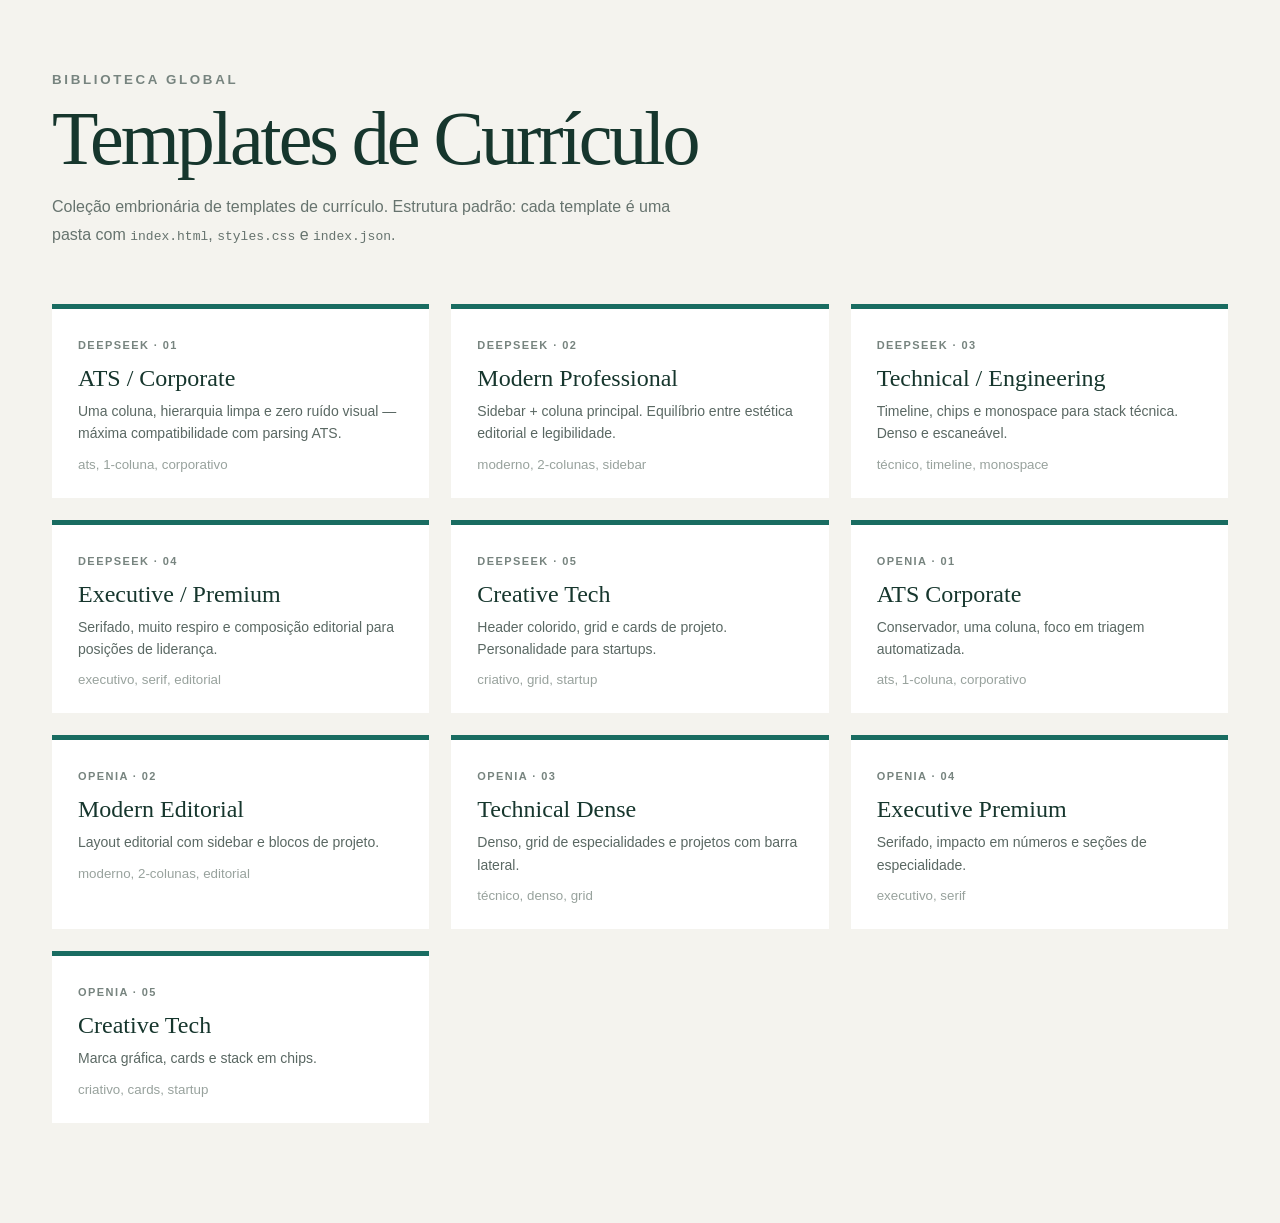
<file: index.html>
<!doctype html>
<html lang="pt-BR"><head><meta charset="utf-8"><meta name="viewport" content="width=device-width,initial-scale=1">
<title>Templates de Currículo</title>
<style>
*{box-sizing:border-box}body{margin:0;background:#f4f3ee;color:#16362d;font-family:Arial,sans-serif}
main{max-width:1240px;margin:auto;padding:72px 32px 100px}
small{display:block;text-transform:uppercase;letter-spacing:.2em;font-weight:700;color:#77847f;margin-bottom:14px}
h1{font:500 clamp(40px,6vw,76px)/.98 Georgia,serif;letter-spacing:-.04em;margin:0 0 18px}
.sub{max-width:640px;line-height:1.7;color:#66736e;margin-bottom:56px}
.grid{display:grid;grid-template-columns:repeat(auto-fill,minmax(300px,1fr));gap:22px}
.card{background:#fff;padding:26px;border-top:5px solid var(--accent,#196c61);text-decoration:none;color:inherit;transition:.2s}
.card:hover{transform:translateY(-4px);box-shadow:0 20px 46px #19382e18}
.card .tag{font-size:11px;text-transform:uppercase;letter-spacing:.13em;font-weight:700;color:#77847f}
.card h3{font:500 24px Georgia,serif;margin:12px 0 8px}
.card p{font-size:14px;line-height:1.6;color:#5a6863;margin:0 0 12px}
.card small{text-transform:none;letter-spacing:0;font-weight:400;color:#98a29d;margin:0}
</style></head><body><main>
<small>Biblioteca global</small><h1>Templates de Currículo</h1>
<p class="sub">Coleção embrionária de templates de currículo. Estrutura padrão: cada template é uma pasta com <code>index.html</code>, <code>styles.css</code> e <code>index.json</code>.</p>
<section class="grid"><a class="card" href="deepseek/template-01-ats/index.html"><span class="tag">deepseek · 01</span><h3>ATS / Corporate</h3><p>Uma coluna, hierarquia limpa e zero ruído visual — máxima compatibilidade com parsing ATS.</p><small>ats, 1-coluna, corporativo</small></a><a class="card" href="deepseek/template-02-modern/index.html"><span class="tag">deepseek · 02</span><h3>Modern Professional</h3><p>Sidebar + coluna principal. Equilíbrio entre estética editorial e legibilidade.</p><small>moderno, 2-colunas, sidebar</small></a><a class="card" href="deepseek/template-03-technical/index.html"><span class="tag">deepseek · 03</span><h3>Technical / Engineering</h3><p>Timeline, chips e monospace para stack técnica. Denso e escaneável.</p><small>técnico, timeline, monospace</small></a><a class="card" href="deepseek/template-04-executive/index.html"><span class="tag">deepseek · 04</span><h3>Executive / Premium</h3><p>Serifado, muito respiro e composição editorial para posições de liderança.</p><small>executivo, serif, editorial</small></a><a class="card" href="deepseek/template-05-creative/index.html"><span class="tag">deepseek · 05</span><h3>Creative Tech</h3><p>Header colorido, grid e cards de projeto. Personalidade para startups.</p><small>criativo, grid, startup</small></a><a class="card" href="openia/template-01-ats-corporate/index.html"><span class="tag">openia · 01</span><h3>ATS Corporate</h3><p>Conservador, uma coluna, foco em triagem automatizada.</p><small>ats, 1-coluna, corporativo</small></a><a class="card" href="openia/template-02-modern-editorial/index.html"><span class="tag">openia · 02</span><h3>Modern Editorial</h3><p>Layout editorial com sidebar e blocos de projeto.</p><small>moderno, 2-colunas, editorial</small></a><a class="card" href="openia/template-03-technical-dense/index.html"><span class="tag">openia · 03</span><h3>Technical Dense</h3><p>Denso, grid de especialidades e projetos com barra lateral.</p><small>técnico, denso, grid</small></a><a class="card" href="openia/template-04-executive-premium/index.html"><span class="tag">openia · 04</span><h3>Executive Premium</h3><p>Serifado, impacto em números e seções de especialidade.</p><small>executivo, serif</small></a><a class="card" href="openia/template-05-creative-tech/index.html"><span class="tag">openia · 05</span><h3>Creative Tech</h3><p>Marca gráfica, cards e stack em chips.</p><small>criativo, cards, startup</small></a></section>
</main></body></html>
</file>
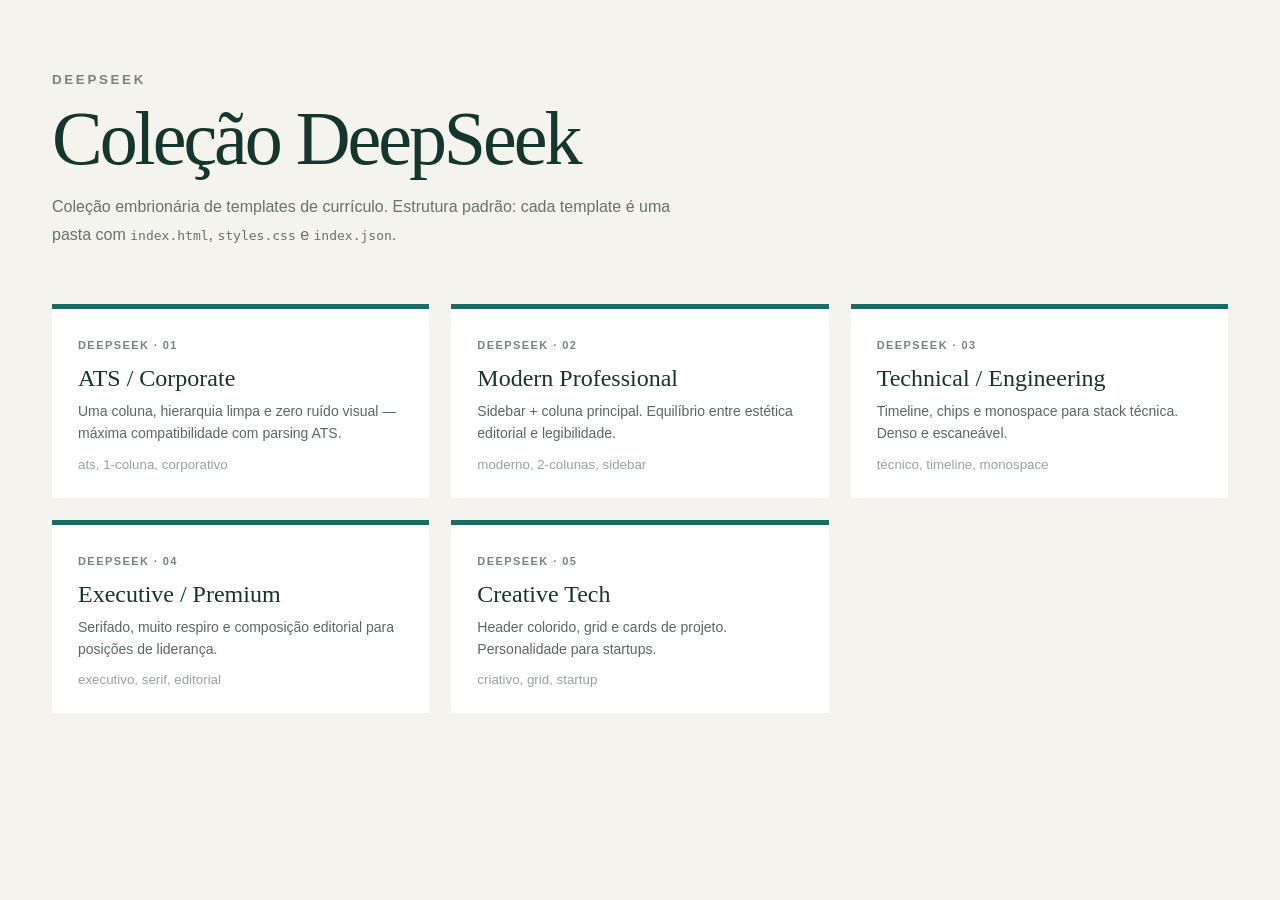
<file: deepseek/index.html>
<!doctype html>
<html lang="pt-BR"><head><meta charset="utf-8"><meta name="viewport" content="width=device-width,initial-scale=1">
<title>Coleção DeepSeek</title>
<style>
*{box-sizing:border-box}body{margin:0;background:#f4f3ee;color:#16362d;font-family:Arial,sans-serif}
main{max-width:1240px;margin:auto;padding:72px 32px 100px}
small{display:block;text-transform:uppercase;letter-spacing:.2em;font-weight:700;color:#77847f;margin-bottom:14px}
h1{font:500 clamp(40px,6vw,76px)/.98 Georgia,serif;letter-spacing:-.04em;margin:0 0 18px}
.sub{max-width:640px;line-height:1.7;color:#66736e;margin-bottom:56px}
.grid{display:grid;grid-template-columns:repeat(auto-fill,minmax(300px,1fr));gap:22px}
.card{background:#fff;padding:26px;border-top:5px solid var(--accent,#196c61);text-decoration:none;color:inherit;transition:.2s}
.card:hover{transform:translateY(-4px);box-shadow:0 20px 46px #19382e18}
.card .tag{font-size:11px;text-transform:uppercase;letter-spacing:.13em;font-weight:700;color:#77847f}
.card h3{font:500 24px Georgia,serif;margin:12px 0 8px}
.card p{font-size:14px;line-height:1.6;color:#5a6863;margin:0 0 12px}
.card small{text-transform:none;letter-spacing:0;font-weight:400;color:#98a29d;margin:0}
</style></head><body><main>
<small>deepseek</small><h1>Coleção DeepSeek</h1>
<p class="sub">Coleção embrionária de templates de currículo. Estrutura padrão: cada template é uma pasta com <code>index.html</code>, <code>styles.css</code> e <code>index.json</code>.</p>
<section class="grid"><a class="card" href="template-01-ats/index.html"><span class="tag">deepseek · 01</span><h3>ATS / Corporate</h3><p>Uma coluna, hierarquia limpa e zero ruído visual — máxima compatibilidade com parsing ATS.</p><small>ats, 1-coluna, corporativo</small></a><a class="card" href="template-02-modern/index.html"><span class="tag">deepseek · 02</span><h3>Modern Professional</h3><p>Sidebar + coluna principal. Equilíbrio entre estética editorial e legibilidade.</p><small>moderno, 2-colunas, sidebar</small></a><a class="card" href="template-03-technical/index.html"><span class="tag">deepseek · 03</span><h3>Technical / Engineering</h3><p>Timeline, chips e monospace para stack técnica. Denso e escaneável.</p><small>técnico, timeline, monospace</small></a><a class="card" href="template-04-executive/index.html"><span class="tag">deepseek · 04</span><h3>Executive / Premium</h3><p>Serifado, muito respiro e composição editorial para posições de liderança.</p><small>executivo, serif, editorial</small></a><a class="card" href="template-05-creative/index.html"><span class="tag">deepseek · 05</span><h3>Creative Tech</h3><p>Header colorido, grid e cards de projeto. Personalidade para startups.</p><small>criativo, grid, startup</small></a></section>
</main></body></html>
</file>
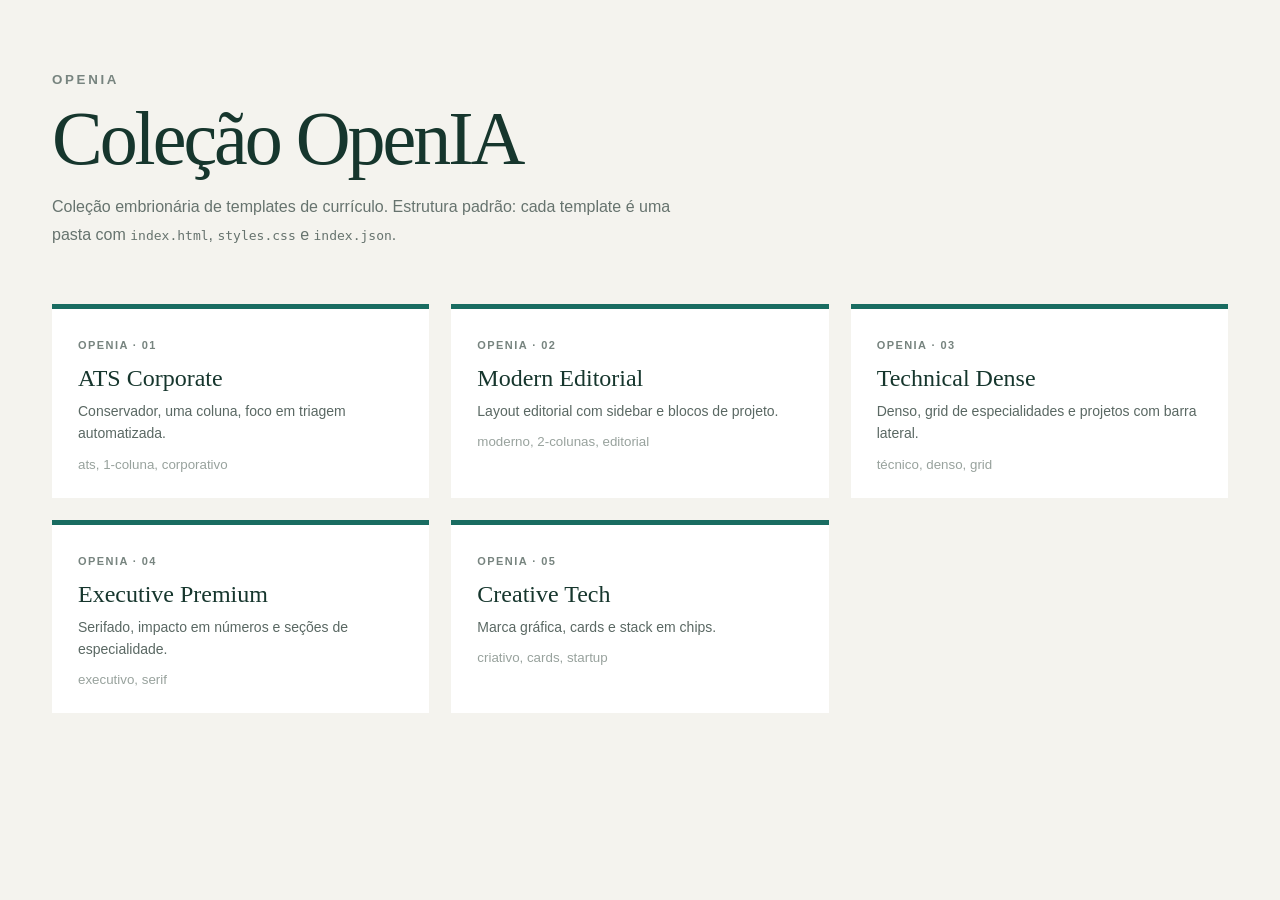
<file: openia/index.html>
<!doctype html>
<html lang="pt-BR"><head><meta charset="utf-8"><meta name="viewport" content="width=device-width,initial-scale=1">
<title>Coleção OpenIA</title>
<style>
*{box-sizing:border-box}body{margin:0;background:#f4f3ee;color:#16362d;font-family:Arial,sans-serif}
main{max-width:1240px;margin:auto;padding:72px 32px 100px}
small{display:block;text-transform:uppercase;letter-spacing:.2em;font-weight:700;color:#77847f;margin-bottom:14px}
h1{font:500 clamp(40px,6vw,76px)/.98 Georgia,serif;letter-spacing:-.04em;margin:0 0 18px}
.sub{max-width:640px;line-height:1.7;color:#66736e;margin-bottom:56px}
.grid{display:grid;grid-template-columns:repeat(auto-fill,minmax(300px,1fr));gap:22px}
.card{background:#fff;padding:26px;border-top:5px solid var(--accent,#196c61);text-decoration:none;color:inherit;transition:.2s}
.card:hover{transform:translateY(-4px);box-shadow:0 20px 46px #19382e18}
.card .tag{font-size:11px;text-transform:uppercase;letter-spacing:.13em;font-weight:700;color:#77847f}
.card h3{font:500 24px Georgia,serif;margin:12px 0 8px}
.card p{font-size:14px;line-height:1.6;color:#5a6863;margin:0 0 12px}
.card small{text-transform:none;letter-spacing:0;font-weight:400;color:#98a29d;margin:0}
</style></head><body><main>
<small>openia</small><h1>Coleção OpenIA</h1>
<p class="sub">Coleção embrionária de templates de currículo. Estrutura padrão: cada template é uma pasta com <code>index.html</code>, <code>styles.css</code> e <code>index.json</code>.</p>
<section class="grid"><a class="card" href="template-01-ats-corporate/index.html"><span class="tag">openia · 01</span><h3>ATS Corporate</h3><p>Conservador, uma coluna, foco em triagem automatizada.</p><small>ats, 1-coluna, corporativo</small></a><a class="card" href="template-02-modern-editorial/index.html"><span class="tag">openia · 02</span><h3>Modern Editorial</h3><p>Layout editorial com sidebar e blocos de projeto.</p><small>moderno, 2-colunas, editorial</small></a><a class="card" href="template-03-technical-dense/index.html"><span class="tag">openia · 03</span><h3>Technical Dense</h3><p>Denso, grid de especialidades e projetos com barra lateral.</p><small>técnico, denso, grid</small></a><a class="card" href="template-04-executive-premium/index.html"><span class="tag">openia · 04</span><h3>Executive Premium</h3><p>Serifado, impacto em números e seções de especialidade.</p><small>executivo, serif</small></a><a class="card" href="template-05-creative-tech/index.html"><span class="tag">openia · 05</span><h3>Creative Tech</h3><p>Marca gráfica, cards e stack em chips.</p><small>criativo, cards, startup</small></a></section>
</main></body></html>
</file>
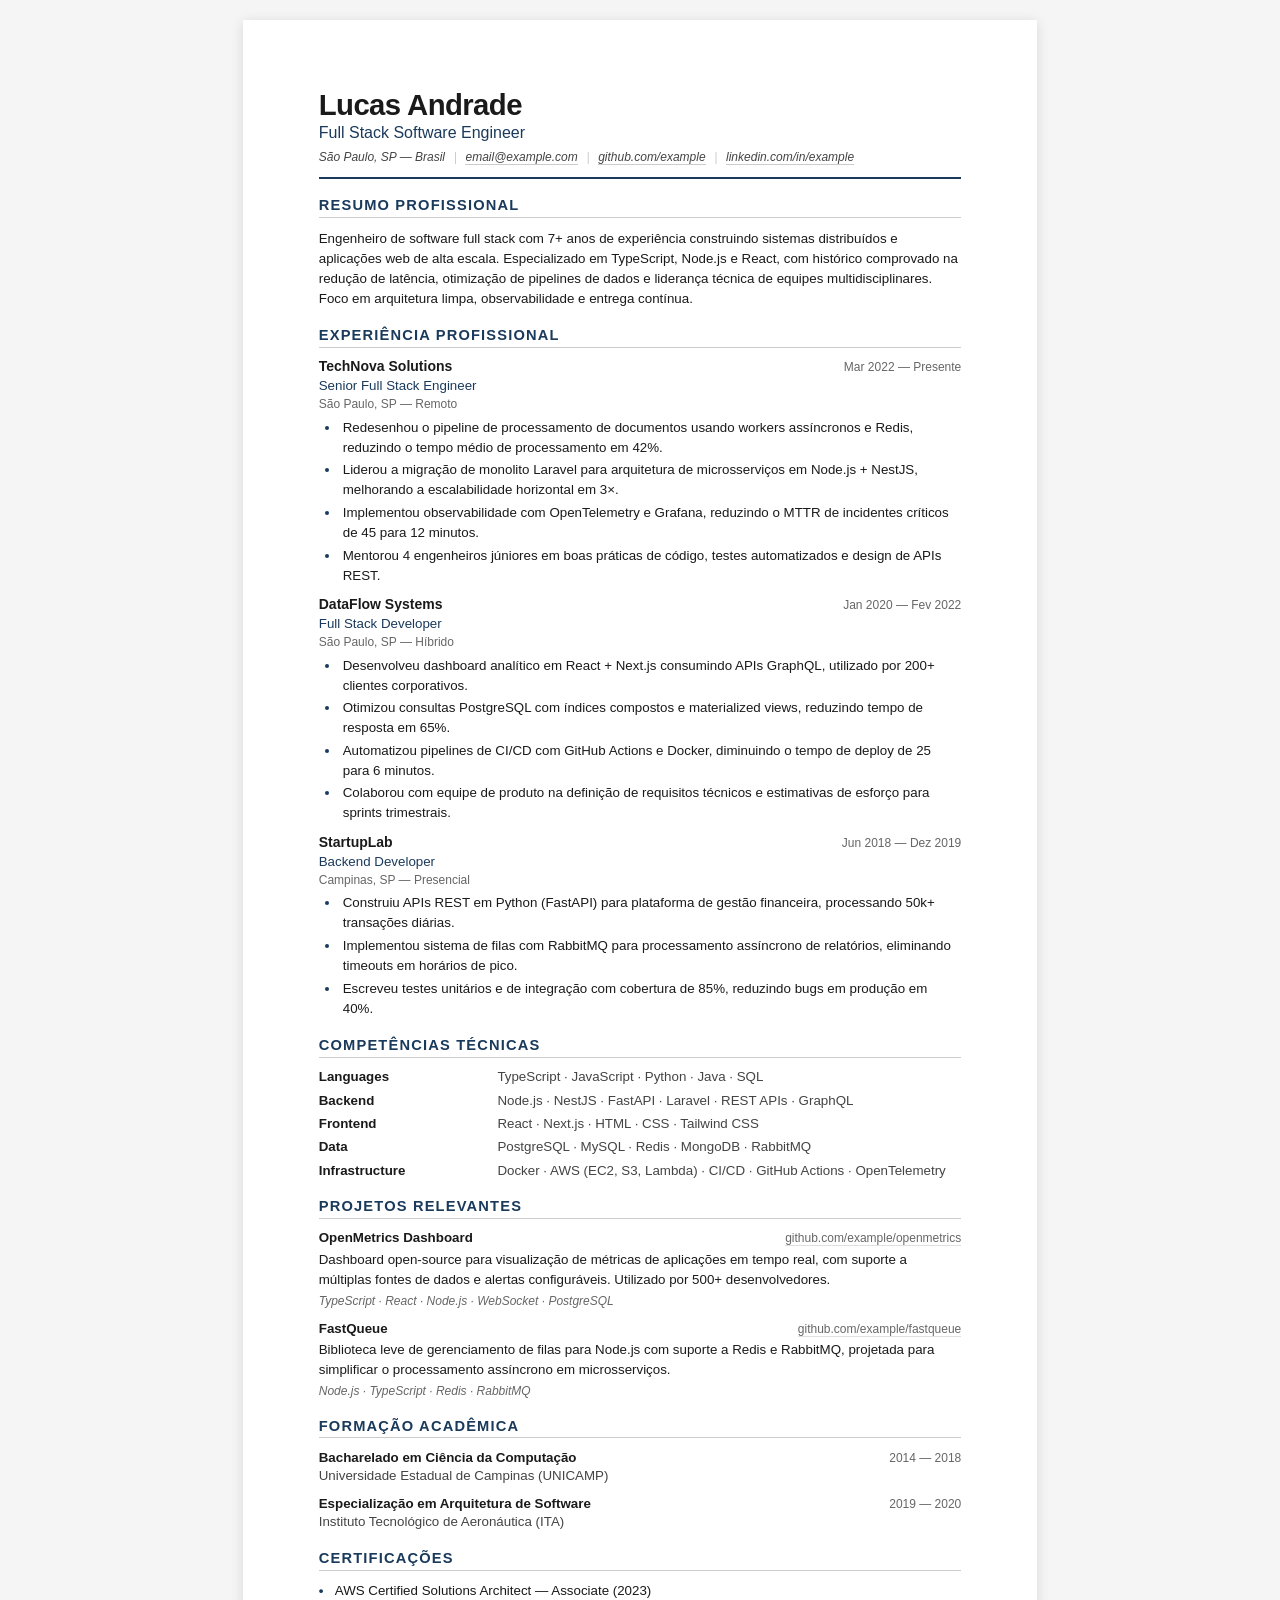
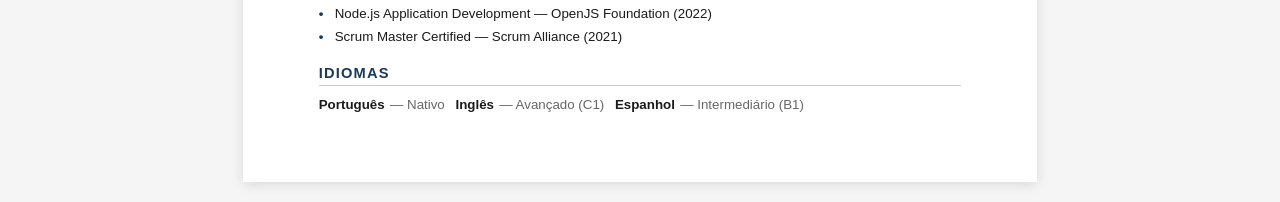
<file: deepseek/template-01-ats/index.html>
<!DOCTYPE html>
<html lang="pt-BR">
<head>
  <meta charset="UTF-8">
  <meta name="viewport" content="width=device-width, initial-scale=1.0">
  <title>Lucas Andrade — Full Stack Software Engineer</title>
  <link rel="stylesheet" href="styles.css">
</head>
<body>

  <main class="resume" role="main" data-editable="true">

    <!-- ============================================================
         CABEÇALHO
         ============================================================ -->
    <header class="header">
      <h1 class="header__name" data-field="cv.name">Lucas Andrade</h1>
      <p class="header__role" data-field="cv.role">Full Stack Software Engineer</p>
      <address class="header__contact">
        <span class="header__contact-item" data-field="cv.location">São Paulo, SP — Brasil</span>
        <span class="header__contact-sep">|</span>
        <span class="header__contact-item">
          <a href="mailto:email@example.com" data-field="cv.email">email@example.com</a>
        </span>
        <span class="header__contact-sep">|</span>
        <span class="header__contact-item">
          <a href="https://github.com/example" target="_blank" rel="noopener" data-field="cv.github">github.com/example</a>
        </span>
        <span class="header__contact-sep">|</span>
        <span class="header__contact-item">
          <a href="https://linkedin.com/in/example" target="_blank" rel="noopener" data-field="cv.linkedin">linkedin.com/in/example</a>
        </span>
      </address>
    </header>

    <!-- ============================================================
         RESUMO
         ============================================================ -->
    <section class="section" aria-labelledby="summary-title">
      <h2 class="section__title" id="summary-title">Resumo Profissional</h2>
      <p class="summary" data-field="cv.summary">
        Engenheiro de software full stack com 7+ anos de experiência construindo sistemas distribuídos
        e aplicações web de alta escala. Especializado em TypeScript, Node.js e React, com histórico
        comprovado na redução de latência, otimização de pipelines de dados e liderança técnica de
        equipes multidisciplinares. Foco em arquitetura limpa, observabilidade e entrega contínua.
      </p>
    </section>

    <!-- ============================================================
         EXPERIÊNCIA
         ============================================================ -->
    <section class="section" aria-labelledby="experience-title">
      <h2 class="section__title" id="experience-title">Experiência Profissional</h2>

      <!-- Experiência 1 -->
      <article class="experience-item" data-repeat="experience">
        <div class="experience-item__header">
          <span class="experience-item__company" data-field="company">TechNova Solutions</span>
          <span class="experience-item__period" data-field="period">Mar 2022 — Presente</span>
        </div>
        <p class="experience-item__role" data-field="role">Senior Full Stack Engineer</p>
        <p class="experience-item__location" data-field="location">São Paulo, SP — Remoto</p>
        <ul class="experience-item__bullets" data-repeat="bullets">
          <li>Redesenhou o pipeline de processamento de documentos usando workers assíncronos e Redis, reduzindo o tempo médio de processamento em 42%.</li>
          <li>Liderou a migração de monolito Laravel para arquitetura de microsserviços em Node.js + NestJS, melhorando a escalabilidade horizontal em 3×.</li>
          <li>Implementou observabilidade com OpenTelemetry e Grafana, reduzindo o MTTR de incidentes críticos de 45 para 12 minutos.</li>
          <li>Mentorou 4 engenheiros júniores em boas práticas de código, testes automatizados e design de APIs REST.</li>
        </ul>
      </article>

      <!-- Experiência 2 -->
      <article class="experience-item" data-repeat="experience">
        <div class="experience-item__header">
          <span class="experience-item__company" data-field="company">DataFlow Systems</span>
          <span class="experience-item__period" data-field="period">Jan 2020 — Fev 2022</span>
        </div>
        <p class="experience-item__role" data-field="role">Full Stack Developer</p>
        <p class="experience-item__location" data-field="location">São Paulo, SP — Híbrido</p>
        <ul class="experience-item__bullets" data-repeat="bullets">
          <li>Desenvolveu dashboard analítico em React + Next.js consumindo APIs GraphQL, utilizado por 200+ clientes corporativos.</li>
          <li>Otimizou consultas PostgreSQL com índices compostos e materialized views, reduzindo tempo de resposta em 65%.</li>
          <li>Automatizou pipelines de CI/CD com GitHub Actions e Docker, diminuindo o tempo de deploy de 25 para 6 minutos.</li>
          <li>Colaborou com equipe de produto na definição de requisitos técnicos e estimativas de esforço para sprints trimestrais.</li>
        </ul>
      </article>

      <!-- Experiência 3 -->
      <article class="experience-item" data-repeat="experience">
        <div class="experience-item__header">
          <span class="experience-item__company" data-field="company">StartupLab</span>
          <span class="experience-item__period" data-field="period">Jun 2018 — Dez 2019</span>
        </div>
        <p class="experience-item__role" data-field="role">Backend Developer</p>
        <p class="experience-item__location" data-field="location">Campinas, SP — Presencial</p>
        <ul class="experience-item__bullets" data-repeat="bullets">
          <li>Construiu APIs REST em Python (FastAPI) para plataforma de gestão financeira, processando 50k+ transações diárias.</li>
          <li>Implementou sistema de filas com RabbitMQ para processamento assíncrono de relatórios, eliminando timeouts em horários de pico.</li>
          <li>Escreveu testes unitários e de integração com cobertura de 85%, reduzindo bugs em produção em 40%.</li>
        </ul>
      </article>
    </section>

    <!-- ============================================================
         HABILIDADES
         ============================================================ -->
    <section class="section" aria-labelledby="skills-title">
      <h2 class="section__title" id="skills-title">Competências Técnicas</h2>
      <div class="skills-grid">
        <div class="skills-category" data-repeat="skills">
          <span class="skills-category__label" data-field="group">Languages</span>
          <span class="skills-category__items" data-field="items">TypeScript · JavaScript · Python · Java · SQL</span>
        </div>
        <div class="skills-category" data-repeat="skills">
          <span class="skills-category__label" data-field="group">Backend</span>
          <span class="skills-category__items" data-field="items">Node.js · NestJS · FastAPI · Laravel · REST APIs · GraphQL</span>
        </div>
        <div class="skills-category" data-repeat="skills">
          <span class="skills-category__label" data-field="group">Frontend</span>
          <span class="skills-category__items" data-field="items">React · Next.js · HTML · CSS · Tailwind CSS</span>
        </div>
        <div class="skills-category" data-repeat="skills">
          <span class="skills-category__label" data-field="group">Data</span>
          <span class="skills-category__items" data-field="items">PostgreSQL · MySQL · Redis · MongoDB · RabbitMQ</span>
        </div>
        <div class="skills-category" data-repeat="skills">
          <span class="skills-category__label" data-field="group">Infrastructure</span>
          <span class="skills-category__items" data-field="items">Docker · AWS (EC2, S3, Lambda) · CI/CD · GitHub Actions · OpenTelemetry</span>
        </div>
      </div>
    </section>

    <!-- ============================================================
         PROJETOS
         ============================================================ -->
    <section class="section" aria-labelledby="projects-title">
      <h2 class="section__title" id="projects-title">Projetos Relevantes</h2>

      <article class="project-item" data-repeat="projects">
        <div class="project-item__header">
          <span class="project-item__name" data-field="name">OpenMetrics Dashboard</span>
          <span class="project-item__link" data-field="link">
            <a href="https://github.com/example/openmetrics" target="_blank" rel="noopener">github.com/example/openmetrics</a>
          </span>
        </div>
        <p class="project-item__description" data-field="description">
          Dashboard open-source para visualização de métricas de aplicações em tempo real, com suporte a
          múltiplas fontes de dados e alertas configuráveis. Utilizado por 500+ desenvolvedores.
        </p>
        <p class="project-item__tech" data-field="tech">TypeScript · React · Node.js · WebSocket · PostgreSQL</p>
      </article>

      <article class="project-item" data-repeat="projects">
        <div class="project-item__header">
          <span class="project-item__name" data-field="name">FastQueue</span>
          <span class="project-item__link" data-field="link">
            <a href="https://github.com/example/fastqueue" target="_blank" rel="noopener">github.com/example/fastqueue</a>
          </span>
        </div>
        <p class="project-item__description" data-field="description">
          Biblioteca leve de gerenciamento de filas para Node.js com suporte a Redis e RabbitMQ,
          projetada para simplificar o processamento assíncrono em microsserviços.
        </p>
        <p class="project-item__tech" data-field="tech">Node.js · TypeScript · Redis · RabbitMQ</p>
      </article>
    </section>

    <!-- ============================================================
         FORMAÇÃO
         ============================================================ -->
    <section class="section" aria-labelledby="education-title">
      <h2 class="section__title" id="education-title">Formação Acadêmica</h2>

      <article class="education-item" data-repeat="education">
        <div class="education-item__header">
          <span class="education-item__course" data-field="course">Bacharelado em Ciência da Computação</span>
          <span class="education-item__period" data-field="period">2014 — 2018</span>
        </div>
        <p class="education-item__institution" data-field="institution">Universidade Estadual de Campinas (UNICAMP)</p>
      </article>

      <article class="education-item" data-repeat="education">
        <div class="education-item__header">
          <span class="education-item__course" data-field="course">Especialização em Arquitetura de Software</span>
          <span class="education-item__period" data-field="period">2019 — 2020</span>
        </div>
        <p class="education-item__institution" data-field="institution">Instituto Tecnológico de Aeronáutica (ITA)</p>
      </article>
    </section>

    <!-- ============================================================
         CERTIFICAÇÕES
         ============================================================ -->
    <section class="section" aria-labelledby="certifications-title">
      <h2 class="section__title" id="certifications-title">Certificações</h2>
      <ul class="cert-list" data-repeat="certifications">
        <li>AWS Certified Solutions Architect — Associate (2023)</li>
        <li>Node.js Application Development — OpenJS Foundation (2022)</li>
        <li>Scrum Master Certified — Scrum Alliance (2021)</li>
      </ul>
    </section>

    <!-- ============================================================
         IDIOMAS
         ============================================================ -->
    <section class="section" aria-labelledby="languages-title">
      <h2 class="section__title" id="languages-title">Idiomas</h2>
      <div class="languages-list">
        <div class="language-item" data-repeat="languages">
          <span class="language-item__name" data-field="language">Português</span>
          <span class="language-item__level" data-field="level">— Nativo</span>
        </div>
        <div class="language-item" data-repeat="languages">
          <span class="language-item__name" data-field="language">Inglês</span>
          <span class="language-item__level" data-field="level">— Avançado (C1)</span>
        </div>
        <div class="language-item" data-repeat="languages">
          <span class="language-item__name" data-field="language">Espanhol</span>
          <span class="language-item__level" data-field="level">— Intermediário (B1)</span>
        </div>
      </div>
    </section>

  </main>

</body>
</html>
</file>
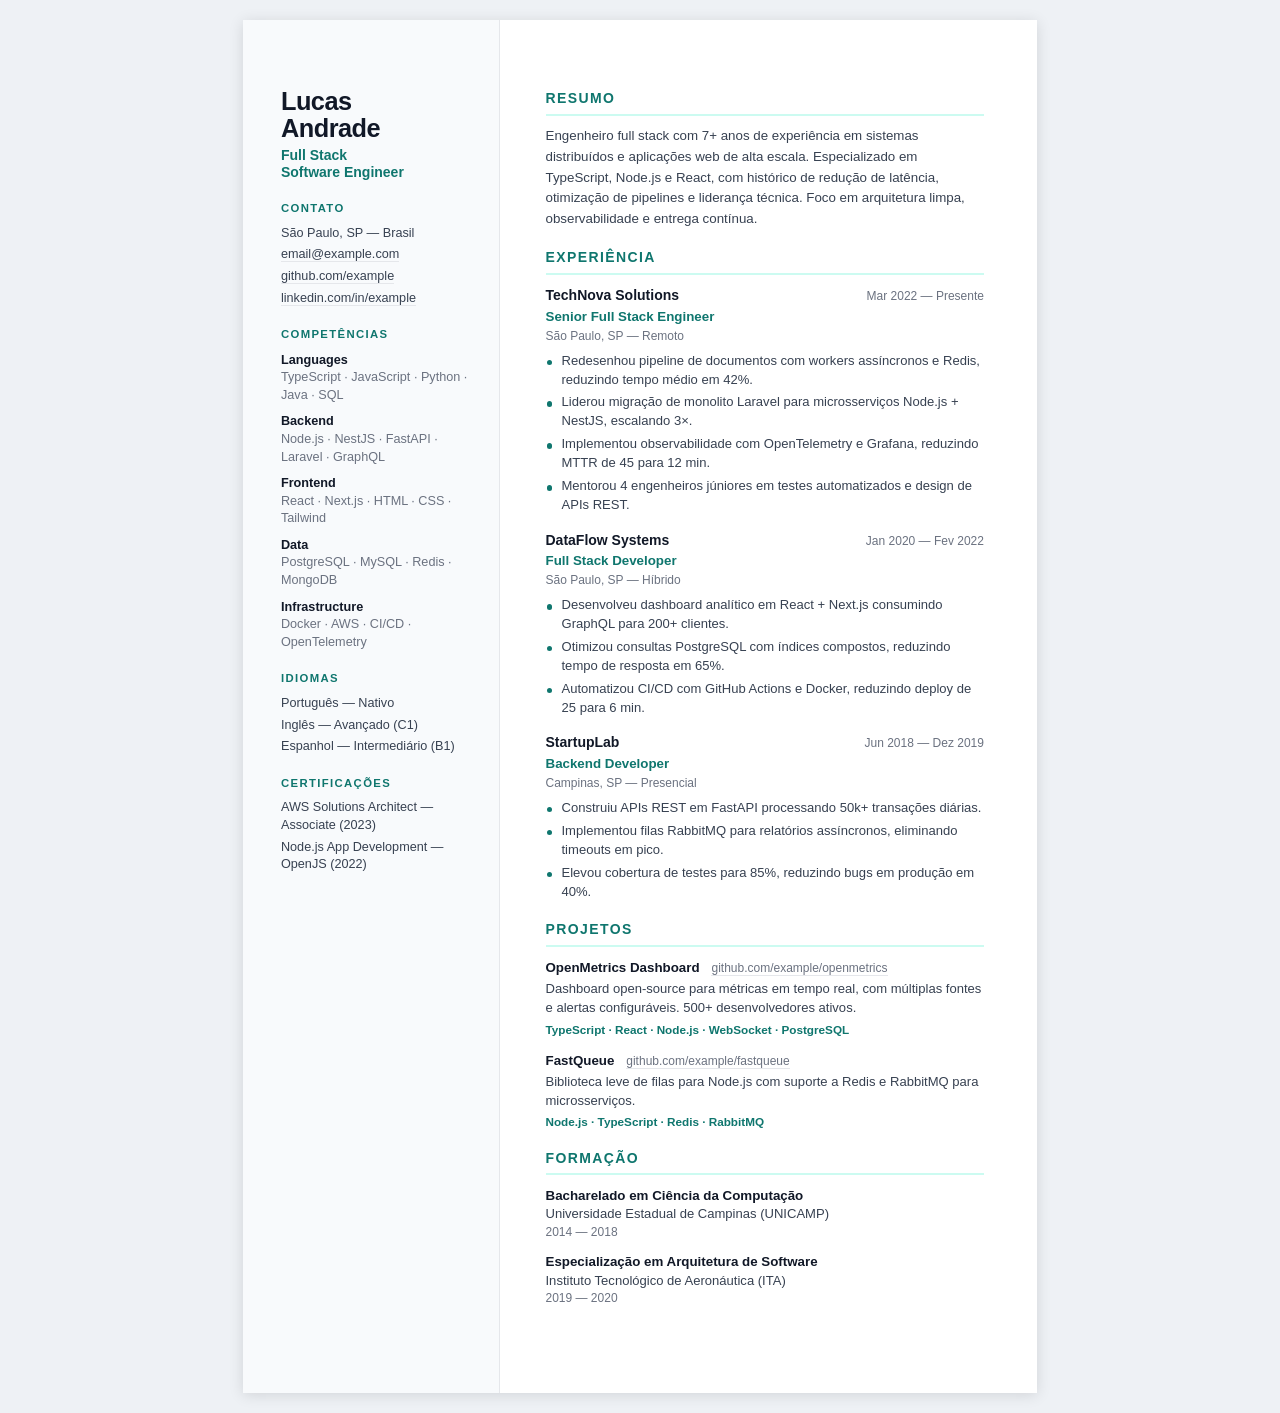
<file: deepseek/template-02-modern/index.html>
<!DOCTYPE html>
<html lang="pt-BR">
<head>
<meta charset="UTF-8">
<meta name="viewport" content="width=device-width, initial-scale=1.0">
<title>Lucas Andrade — Full Stack Software Engineer</title>
<link rel="stylesheet" href="styles.css">
</head>
<body>
<main class="resume" role="main">

  <!-- SIDEBAR -->
  <aside class="side">
    <h1 class="side__name">Lucas<br>Andrade</h1>
    <p class="side__role">Full Stack<br>Software Engineer</p>

    <div class="side__block">
      <h2 class="side__title">Contato</h2>
      <ul class="side__list">
        <li>São Paulo, SP — Brasil</li>
        <li><a href="mailto:email@example.com">email@example.com</a></li>
        <li><a href="https://github.com/example">github.com/example</a></li>
        <li><a href="https://linkedin.com/in/example">linkedin.com/in/example</a></li>
      </ul>
    </div>

    <div class="side__block">
      <h2 class="side__title">Competências</h2>
      <span class="side__skill-label">Languages</span>
      <p class="side__skill-items">TypeScript · JavaScript · Python · Java · SQL</p>
      <span class="side__skill-label">Backend</span>
      <p class="side__skill-items">Node.js · NestJS · FastAPI · Laravel · GraphQL</p>
      <span class="side__skill-label">Frontend</span>
      <p class="side__skill-items">React · Next.js · HTML · CSS · Tailwind</p>
      <span class="side__skill-label">Data</span>
      <p class="side__skill-items">PostgreSQL · MySQL · Redis · MongoDB</p>
      <span class="side__skill-label">Infrastructure</span>
      <p class="side__skill-items">Docker · AWS · CI/CD · OpenTelemetry</p>
    </div>

    <div class="side__block">
      <h2 class="side__title">Idiomas</h2>
      <ul class="side__list">
        <li>Português — Nativo</li>
        <li>Inglês — Avançado (C1)</li>
        <li>Espanhol — Intermediário (B1)</li>
      </ul>
    </div>

    <div class="side__block">
      <h2 class="side__title">Certificações</h2>
      <ul class="side__list">
        <li>AWS Solutions Architect — Associate (2023)</li>
        <li>Node.js App Development — OpenJS (2022)</li>
      </ul>
    </div>
  </aside>

  <!-- MAIN -->
  <section class="main">

    <section class="main__section">
      <h2 class="main__title">Resumo</h2>
      <p class="summary">
        Engenheiro full stack com 7+ anos de experiência em sistemas distribuídos e aplicações
        web de alta escala. Especializado em TypeScript, Node.js e React, com histórico de
        redução de latência, otimização de pipelines e liderança técnica. Foco em arquitetura
        limpa, observabilidade e entrega contínua.
      </p>
    </section>

    <section class="main__section">
      <h2 class="main__title">Experiência</h2>

      <article class="job">
        <div class="job__head">
          <span class="job__company">TechNova Solutions</span>
          <span class="job__period">Mar 2022 — Presente</span>
        </div>
        <p class="job__role">Senior Full Stack Engineer</p>
        <p class="job__loc">São Paulo, SP — Remoto</p>
        <ul class="job__bullets">
          <li>Redesenhou pipeline de documentos com workers assíncronos e Redis, reduzindo tempo médio em 42%.</li>
          <li>Liderou migração de monolito Laravel para microsserviços Node.js + NestJS, escalando 3×.</li>
          <li>Implementou observabilidade com OpenTelemetry e Grafana, reduzindo MTTR de 45 para 12 min.</li>
          <li>Mentorou 4 engenheiros júniores em testes automatizados e design de APIs REST.</li>
        </ul>
      </article>

      <article class="job">
        <div class="job__head">
          <span class="job__company">DataFlow Systems</span>
          <span class="job__period">Jan 2020 — Fev 2022</span>
        </div>
        <p class="job__role">Full Stack Developer</p>
        <p class="job__loc">São Paulo, SP — Híbrido</p>
        <ul class="job__bullets">
          <li>Desenvolveu dashboard analítico em React + Next.js consumindo GraphQL para 200+ clientes.</li>
          <li>Otimizou consultas PostgreSQL com índices compostos, reduzindo tempo de resposta em 65%.</li>
          <li>Automatizou CI/CD com GitHub Actions e Docker, reduzindo deploy de 25 para 6 min.</li>
        </ul>
      </article>

      <article class="job">
        <div class="job__head">
          <span class="job__company">StartupLab</span>
          <span class="job__period">Jun 2018 — Dez 2019</span>
        </div>
        <p class="job__role">Backend Developer</p>
        <p class="job__loc">Campinas, SP — Presencial</p>
        <ul class="job__bullets">
          <li>Construiu APIs REST em FastAPI processando 50k+ transações diárias.</li>
          <li>Implementou filas RabbitMQ para relatórios assíncronos, eliminando timeouts em pico.</li>
          <li>Elevou cobertura de testes para 85%, reduzindo bugs em produção em 40%.</li>
        </ul>
      </article>
    </section>

    <section class="main__section">
      <h2 class="main__title">Projetos</h2>

      <article class="proj">
        <span class="proj__name">OpenMetrics Dashboard</span>
        <span class="proj__link"><a href="https://github.com/example/openmetrics">github.com/example/openmetrics</a></span>
        <p class="proj__desc">Dashboard open-source para métricas em tempo real, com múltiplas fontes e alertas configuráveis. 500+ desenvolvedores ativos.</p>
        <p class="proj__tech">TypeScript · React · Node.js · WebSocket · PostgreSQL</p>
      </article>

      <article class="proj">
        <span class="proj__name">FastQueue</span>
        <span class="proj__link"><a href="https://github.com/example/fastqueue">github.com/example/fastqueue</a></span>
        <p class="proj__desc">Biblioteca leve de filas para Node.js com suporte a Redis e RabbitMQ para microsserviços.</p>
        <p class="proj__tech">Node.js · TypeScript · Redis · RabbitMQ</p>
      </article>
    </section>

    <section class="main__section">
      <h2 class="main__title">Formação</h2>
      <article class="edu">
        <p class="edu__course">Bacharelado em Ciência da Computação</p>
        <p class="edu__inst">Universidade Estadual de Campinas (UNICAMP)</p>
        <p class="edu__period">2014 — 2018</p>
      </article>
      <article class="edu">
        <p class="edu__course">Especialização em Arquitetura de Software</p>
        <p class="edu__inst">Instituto Tecnológico de Aeronáutica (ITA)</p>
        <p class="edu__period">2019 — 2020</p>
      </article>
    </section>

  </section>
</main>
</body>
</html>
</file>
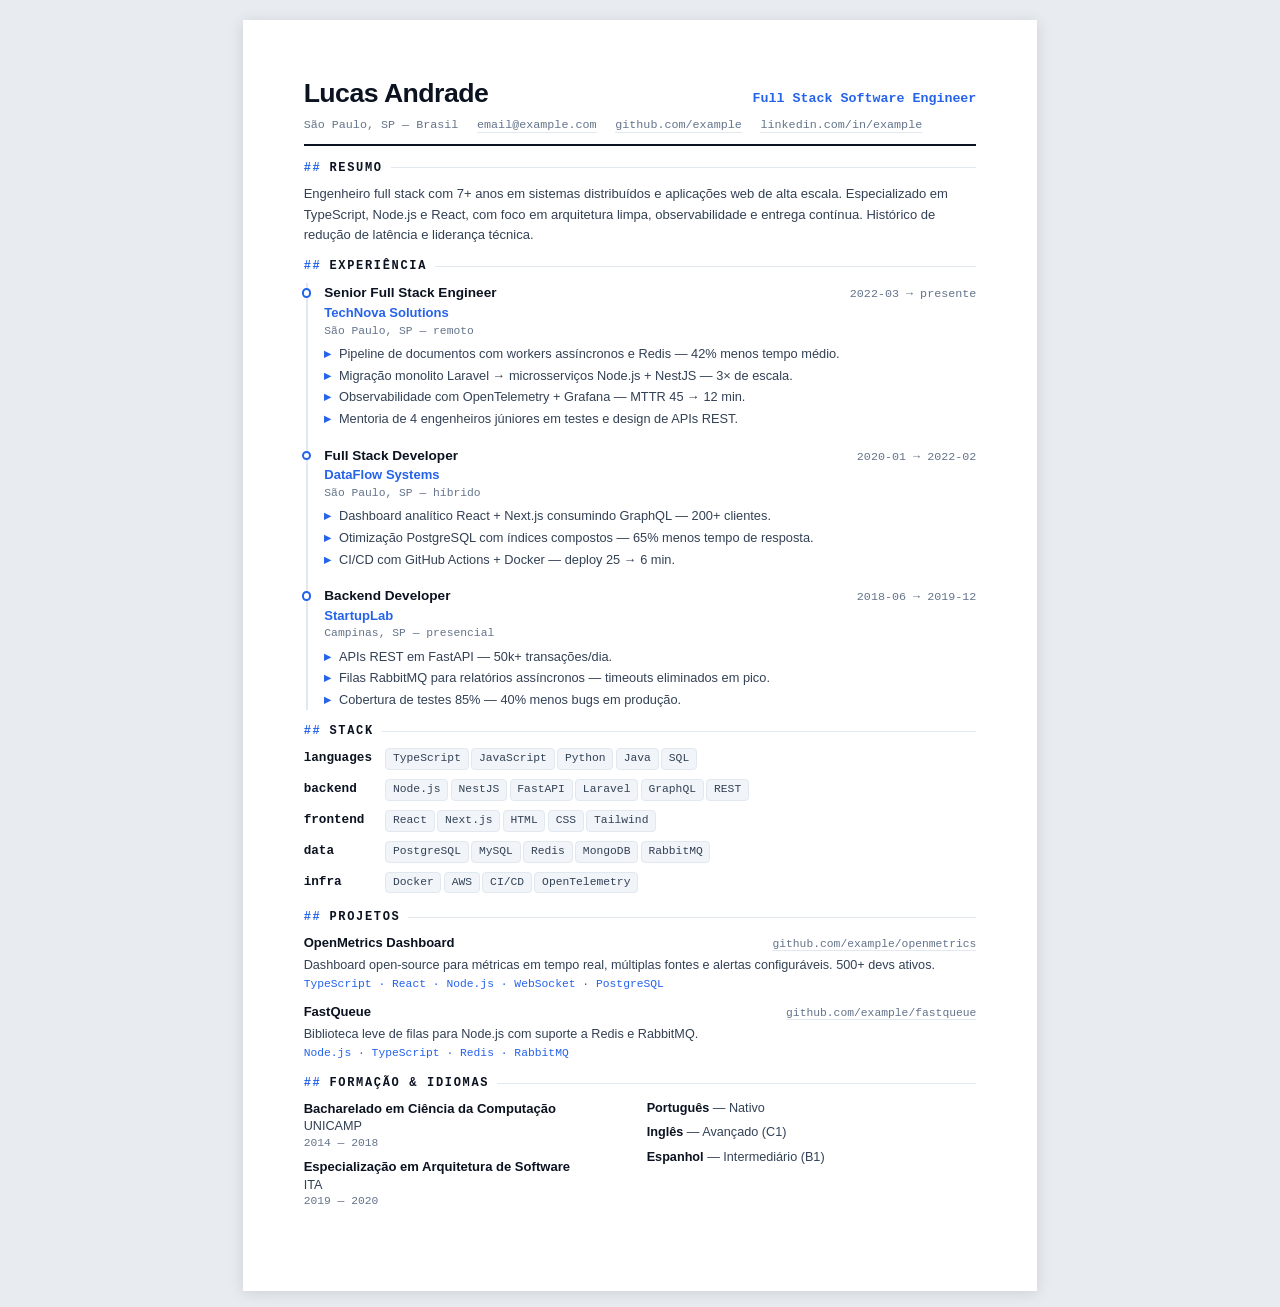
<file: deepseek/template-03-technical/index.html>
<!DOCTYPE html>
<html lang="pt-BR">
<head>
<meta charset="UTF-8">
<meta name="viewport" content="width=device-width, initial-scale=1.0">
<title>Lucas Andrade — Software Engineer</title>
<link rel="stylesheet" href="styles.css">
</head>
<body>
<main class="resume" role="main">

  <header class="hd">
    <div class="hd__top">
      <h1 class="hd__name">Lucas Andrade</h1>
      <span class="hd__role">Full Stack Software Engineer</span>
    </div>
    <div class="hd__meta">
      <span>São Paulo, SP — Brasil</span>
      <span><a href="mailto:email@example.com">email@example.com</a></span>
      <span><a href="https://github.com/example">github.com/example</a></span>
      <span><a href="https://linkedin.com/in/example">linkedin.com/in/example</a></span>
    </div>
  </header>

  <section class="sec">
    <h2 class="sec__title">Resumo</h2>
    <p class="summary">
      Engenheiro full stack com 7+ anos em sistemas distribuídos e aplicações web de alta escala.
      Especializado em TypeScript, Node.js e React, com foco em arquitetura limpa, observabilidade
      e entrega contínua. Histórico de redução de latência e liderança técnica.
    </p>
  </section>

  <section class="sec">
    <h2 class="sec__title">Experiência</h2>
    <div class="timeline">

      <article class="tl-item">
        <div class="tl-item__head">
          <span class="tl-item__role">Senior Full Stack Engineer</span>
          <span class="tl-item__period">2022-03 → presente</span>
        </div>
        <p class="tl-item__company">TechNova Solutions</p>
        <p class="tl-item__loc">São Paulo, SP — remoto</p>
        <ul class="tl-item__bullets">
          <li>Pipeline de documentos com workers assíncronos e Redis — 42% menos tempo médio.</li>
          <li>Migração monolito Laravel → microsserviços Node.js + NestJS — 3× de escala.</li>
          <li>Observabilidade com OpenTelemetry + Grafana — MTTR 45 → 12 min.</li>
          <li>Mentoria de 4 engenheiros júniores em testes e design de APIs REST.</li>
        </ul>
      </article>

      <article class="tl-item">
        <div class="tl-item__head">
          <span class="tl-item__role">Full Stack Developer</span>
          <span class="tl-item__period">2020-01 → 2022-02</span>
        </div>
        <p class="tl-item__company">DataFlow Systems</p>
        <p class="tl-item__loc">São Paulo, SP — híbrido</p>
        <ul class="tl-item__bullets">
          <li>Dashboard analítico React + Next.js consumindo GraphQL — 200+ clientes.</li>
          <li>Otimização PostgreSQL com índices compostos — 65% menos tempo de resposta.</li>
          <li>CI/CD com GitHub Actions + Docker — deploy 25 → 6 min.</li>
        </ul>
      </article>

      <article class="tl-item">
        <div class="tl-item__head">
          <span class="tl-item__role">Backend Developer</span>
          <span class="tl-item__period">2018-06 → 2019-12</span>
        </div>
        <p class="tl-item__company">StartupLab</p>
        <p class="tl-item__loc">Campinas, SP — presencial</p>
        <ul class="tl-item__bullets">
          <li>APIs REST em FastAPI — 50k+ transações/dia.</li>
          <li>Filas RabbitMQ para relatórios assíncronos — timeouts eliminados em pico.</li>
          <li>Cobertura de testes 85% — 40% menos bugs em produção.</li>
        </ul>
      </article>

    </div>
  </section>

  <section class="sec">
    <h2 class="sec__title">Stack</h2>
    <div class="skills">
      <span class="skills__label">languages</span>
      <span class="skills__items"><span class="chip">TypeScript</span><span class="chip">JavaScript</span><span class="chip">Python</span><span class="chip">Java</span><span class="chip">SQL</span></span>
      <span class="skills__label">backend</span>
      <span class="skills__items"><span class="chip">Node.js</span><span class="chip">NestJS</span><span class="chip">FastAPI</span><span class="chip">Laravel</span><span class="chip">GraphQL</span><span class="chip">REST</span></span>
      <span class="skills__label">frontend</span>
      <span class="skills__items"><span class="chip">React</span><span class="chip">Next.js</span><span class="chip">HTML</span><span class="chip">CSS</span><span class="chip">Tailwind</span></span>
      <span class="skills__label">data</span>
      <span class="skills__items"><span class="chip">PostgreSQL</span><span class="chip">MySQL</span><span class="chip">Redis</span><span class="chip">MongoDB</span><span class="chip">RabbitMQ</span></span>
      <span class="skills__label">infra</span>
      <span class="skills__items"><span class="chip">Docker</span><span class="chip">AWS</span><span class="chip">CI/CD</span><span class="chip">OpenTelemetry</span></span>
    </div>
  </section>

  <section class="sec">
    <h2 class="sec__title">Projetos</h2>

    <article class="proj">
      <div class="proj__head">
        <span class="proj__name">OpenMetrics Dashboard</span>
        <span class="proj__link"><a href="https://github.com/example/openmetrics">github.com/example/openmetrics</a></span>
      </div>
      <p class="proj__desc">Dashboard open-source para métricas em tempo real, múltiplas fontes e alertas configuráveis. 500+ devs ativos.</p>
      <p class="proj__tech">TypeScript · React · Node.js · WebSocket · PostgreSQL</p>
    </article>

    <article class="proj">
      <div class="proj__head">
        <span class="proj__name">FastQueue</span>
        <span class="proj__link"><a href="https://github.com/example/fastqueue">github.com/example/fastqueue</a></span>
      </div>
      <p class="proj__desc">Biblioteca leve de filas para Node.js com suporte a Redis e RabbitMQ.</p>
      <p class="proj__tech">Node.js · TypeScript · Redis · RabbitMQ</p>
    </article>
  </section>

  <section class="sec">
    <h2 class="sec__title">Formação & Idiomas</h2>
    <div class="two-col">
      <div>
        <div class="edu-item">
          <p class="edu-item__course">Bacharelado em Ciência da Computação</p>
          <p class="edu-item__inst">UNICAMP</p>
          <p class="edu-item__period">2014 — 2018</p>
        </div>
        <div class="edu-item">
          <p class="edu-item__course">Especialização em Arquitetura de Software</p>
          <p class="edu-item__inst">ITA</p>
          <p class="edu-item__period">2019 — 2020</p>
        </div>
      </div>
      <div>
        <p class="lang-item"><strong>Português</strong> — Nativo</p>
        <p class="lang-item"><strong>Inglês</strong> — Avançado (C1)</p>
        <p class="lang-item"><strong>Espanhol</strong> — Intermediário (B1)</p>
      </div>
    </div>
  </section>

</main>
</body>
</html>
</file>
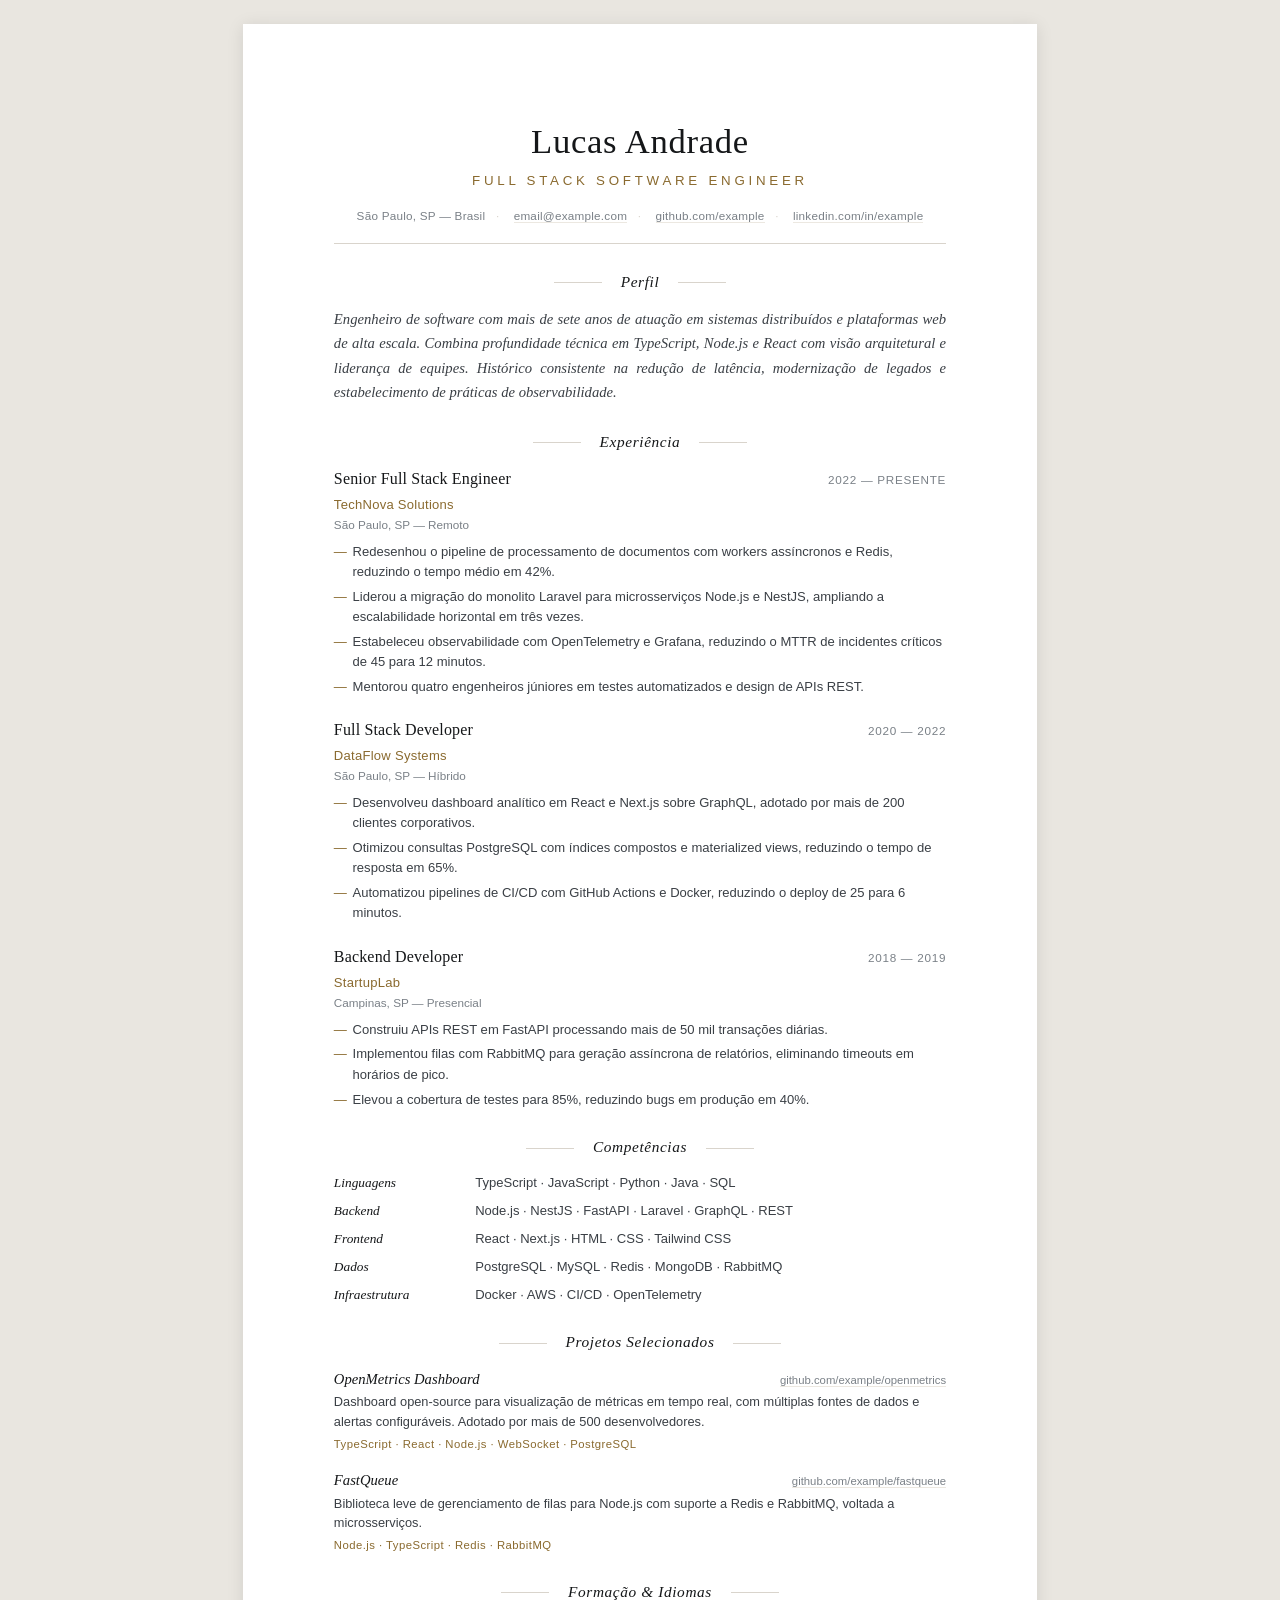
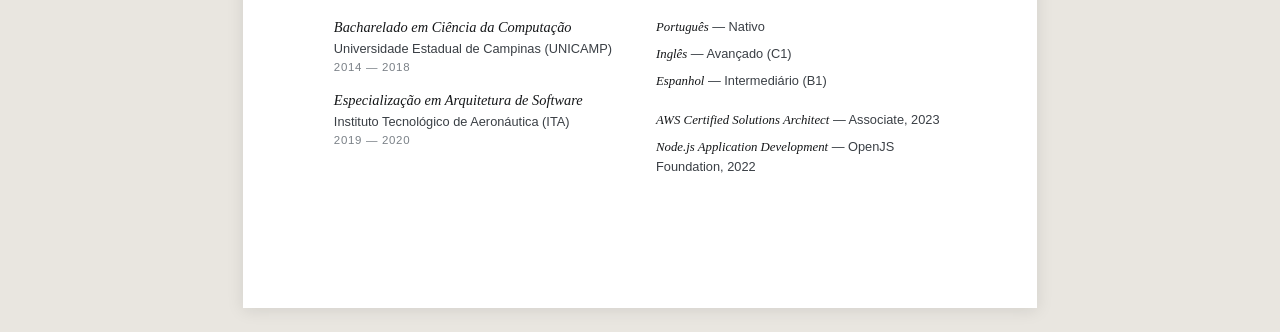
<file: deepseek/template-04-executive/index.html>
<!DOCTYPE html>
<html lang="pt-BR">
<head>
<meta charset="UTF-8">
<meta name="viewport" content="width=device-width, initial-scale=1.0">
<title>Lucas Andrade — Software Engineer</title>
<link rel="stylesheet" href="styles.css">
</head>
<body>
<main class="resume" role="main">

  <header class="hd">
    <h1 class="hd__name">Lucas Andrade</h1>
    <p class="hd__role">Full Stack Software Engineer</p>
    <p class="hd__meta">
      <span>São Paulo, SP — Brasil</span><span class="sep">·</span>
      <span><a href="mailto:email@example.com">email@example.com</a></span><span class="sep">·</span>
      <span><a href="https://github.com/example">github.com/example</a></span><span class="sep">·</span>
      <span><a href="https://linkedin.com/in/example">linkedin.com/in/example</a></span>
    </p>
  </header>

  <section class="sec">
    <h2 class="sec__title"><span>Perfil</span></h2>
    <p class="summary">
      Engenheiro de software com mais de sete anos de atuação em sistemas distribuídos e
      plataformas web de alta escala. Combina profundidade técnica em TypeScript, Node.js e
      React com visão arquitetural e liderança de equipes. Histórico consistente na redução
      de latência, modernização de legados e estabelecimento de práticas de observabilidade.
    </p>
  </section>

  <section class="sec">
    <h2 class="sec__title"><span>Experiência</span></h2>

    <article class="job">
      <div class="job__head">
        <span class="job__role">Senior Full Stack Engineer</span>
        <span class="job__period">2022 — Presente</span>
      </div>
      <p class="job__company">TechNova Solutions</p>
      <p class="job__loc">São Paulo, SP — Remoto</p>
      <ul class="job__bullets">
        <li>Redesenhou o pipeline de processamento de documentos com workers assíncronos e Redis, reduzindo o tempo médio em 42%.</li>
        <li>Liderou a migração do monolito Laravel para microsserviços Node.js e NestJS, ampliando a escalabilidade horizontal em três vezes.</li>
        <li>Estabeleceu observabilidade com OpenTelemetry e Grafana, reduzindo o MTTR de incidentes críticos de 45 para 12 minutos.</li>
        <li>Mentorou quatro engenheiros júniores em testes automatizados e design de APIs REST.</li>
      </ul>
    </article>

    <article class="job">
      <div class="job__head">
        <span class="job__role">Full Stack Developer</span>
        <span class="job__period">2020 — 2022</span>
      </div>
      <p class="job__company">DataFlow Systems</p>
      <p class="job__loc">São Paulo, SP — Híbrido</p>
      <ul class="job__bullets">
        <li>Desenvolveu dashboard analítico em React e Next.js sobre GraphQL, adotado por mais de 200 clientes corporativos.</li>
        <li>Otimizou consultas PostgreSQL com índices compostos e materialized views, reduzindo o tempo de resposta em 65%.</li>
        <li>Automatizou pipelines de CI/CD com GitHub Actions e Docker, reduzindo o deploy de 25 para 6 minutos.</li>
      </ul>
    </article>

    <article class="job">
      <div class="job__head">
        <span class="job__role">Backend Developer</span>
        <span class="job__period">2018 — 2019</span>
      </div>
      <p class="job__company">StartupLab</p>
      <p class="job__loc">Campinas, SP — Presencial</p>
      <ul class="job__bullets">
        <li>Construiu APIs REST em FastAPI processando mais de 50 mil transações diárias.</li>
        <li>Implementou filas com RabbitMQ para geração assíncrona de relatórios, eliminando timeouts em horários de pico.</li>
        <li>Elevou a cobertura de testes para 85%, reduzindo bugs em produção em 40%.</li>
      </ul>
    </article>
  </section>

  <section class="sec">
    <h2 class="sec__title"><span>Competências</span></h2>
    <div class="skills">
      <div class="skills__row"><span class="skills__label">Linguagens</span><span class="skills__items">TypeScript · JavaScript · Python · Java · SQL</span></div>
      <div class="skills__row"><span class="skills__label">Backend</span><span class="skills__items">Node.js · NestJS · FastAPI · Laravel · GraphQL · REST</span></div>
      <div class="skills__row"><span class="skills__label">Frontend</span><span class="skills__items">React · Next.js · HTML · CSS · Tailwind CSS</span></div>
      <div class="skills__row"><span class="skills__label">Dados</span><span class="skills__items">PostgreSQL · MySQL · Redis · MongoDB · RabbitMQ</span></div>
      <div class="skills__row"><span class="skills__label">Infraestrutura</span><span class="skills__items">Docker · AWS · CI/CD · OpenTelemetry</span></div>
    </div>
  </section>

  <section class="sec">
    <h2 class="sec__title"><span>Projetos Selecionados</span></h2>
    <article class="proj">
      <div class="proj__head">
        <span class="proj__name">OpenMetrics Dashboard</span>
        <span class="proj__link"><a href="https://github.com/example/openmetrics">github.com/example/openmetrics</a></span>
      </div>
      <p class="proj__desc">Dashboard open-source para visualização de métricas em tempo real, com múltiplas fontes de dados e alertas configuráveis. Adotado por mais de 500 desenvolvedores.</p>
      <p class="proj__tech">TypeScript · React · Node.js · WebSocket · PostgreSQL</p>
    </article>
    <article class="proj">
      <div class="proj__head">
        <span class="proj__name">FastQueue</span>
        <span class="proj__link"><a href="https://github.com/example/fastqueue">github.com/example/fastqueue</a></span>
      </div>
      <p class="proj__desc">Biblioteca leve de gerenciamento de filas para Node.js com suporte a Redis e RabbitMQ, voltada a microsserviços.</p>
      <p class="proj__tech">Node.js · TypeScript · Redis · RabbitMQ</p>
    </article>
  </section>

  <section class="sec">
    <h2 class="sec__title"><span>Formação & Idiomas</span></h2>
    <div class="two-col">
      <div>
        <div class="edu-item">
          <p class="edu-item__course">Bacharelado em Ciência da Computação</p>
          <p class="edu-item__inst">Universidade Estadual de Campinas (UNICAMP)</p>
          <p class="edu-item__period">2014 — 2018</p>
        </div>
        <div class="edu-item">
          <p class="edu-item__course">Especialização em Arquitetura de Software</p>
          <p class="edu-item__inst">Instituto Tecnológico de Aeronáutica (ITA)</p>
          <p class="edu-item__period">2019 — 2020</p>
        </div>
      </div>
      <div>
        <p class="lang-item"><strong>Português</strong> — Nativo</p>
        <p class="lang-item"><strong>Inglês</strong> — Avançado (C1)</p>
        <p class="lang-item"><strong>Espanhol</strong> — Intermediário (B1)</p>
        <p class="lang-item" style="margin-top:14pt"><strong>AWS Certified Solutions Architect</strong> — Associate, 2023</p>
        <p class="lang-item"><strong>Node.js Application Development</strong> — OpenJS Foundation, 2022</p>
      </div>
    </div>
  </section>

</main>
</body>
</html>
</file>
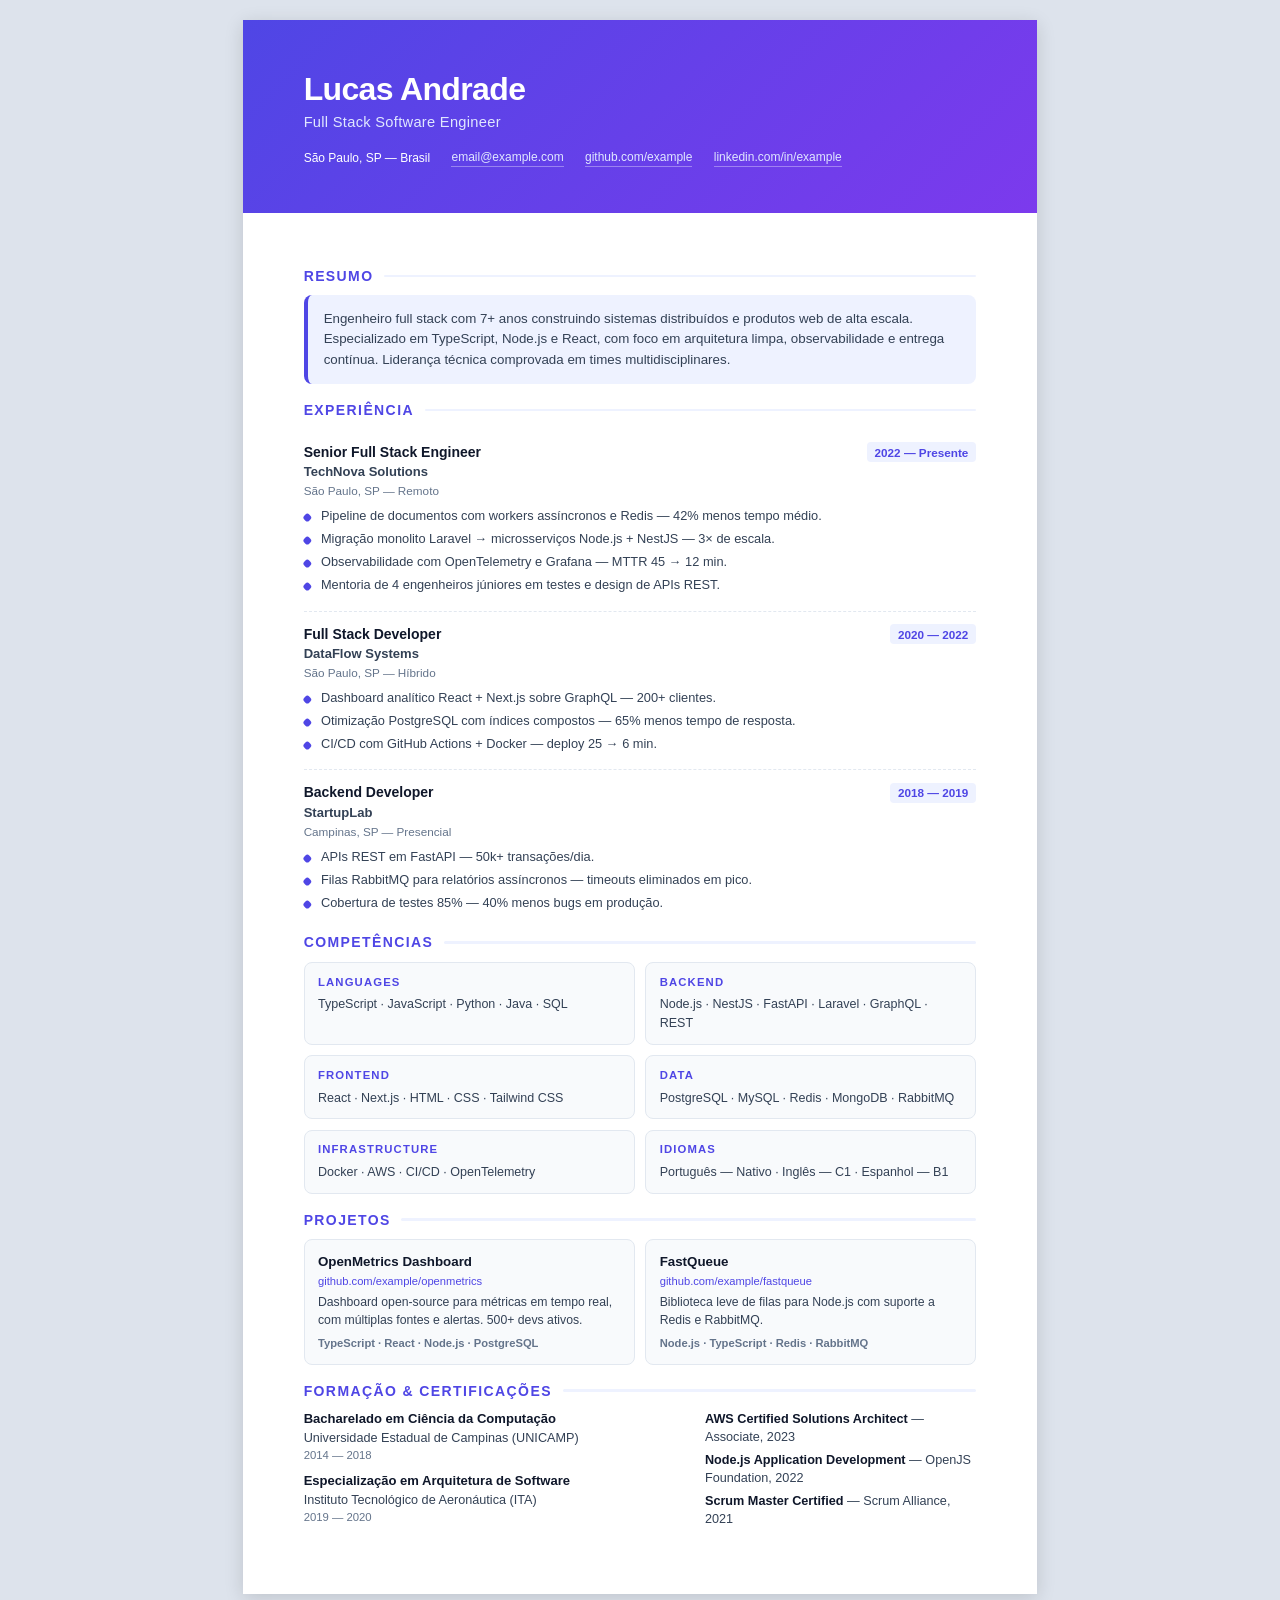
<file: deepseek/template-05-creative/index.html>
<!DOCTYPE html>
<html lang="pt-BR">
<head>
<meta charset="UTF-8">
<meta name="viewport" content="width=device-width, initial-scale=1.0">
<title>Lucas Andrade — Full Stack Software Engineer</title>
<link rel="stylesheet" href="styles.css">
</head>
<body>
<main class="resume" role="main">

  <header class="hd">
    <h1 class="hd__name">Lucas Andrade</h1>
    <p class="hd__role">Full Stack Software Engineer</p>
    <div class="hd__meta">
      <span>São Paulo, SP — Brasil</span>
      <span><a href="mailto:email@example.com">email@example.com</a></span>
      <span><a href="https://github.com/example">github.com/example</a></span>
      <span><a href="https://linkedin.com/in/example">linkedin.com/in/example</a></span>
    </div>
  </header>

  <div class="body">

    <section>
      <h2 class="sec__title">Resumo</h2>
      <p class="summary">
        Engenheiro full stack com 7+ anos construindo sistemas distribuídos e produtos web de alta
        escala. Especializado em TypeScript, Node.js e React, com foco em arquitetura limpa,
        observabilidade e entrega contínua. Liderança técnica comprovada em times multidisciplinares.
      </p>
    </section>

    <section>
      <h2 class="sec__title">Experiência</h2>

      <article class="job">
        <div class="job__head">
          <span class="job__role">Senior Full Stack Engineer</span>
          <span class="job__period">2022 — Presente</span>
        </div>
        <p class="job__company">TechNova Solutions</p>
        <p class="job__loc">São Paulo, SP — Remoto</p>
        <ul class="job__bullets">
          <li>Pipeline de documentos com workers assíncronos e Redis — 42% menos tempo médio.</li>
          <li>Migração monolito Laravel → microsserviços Node.js + NestJS — 3× de escala.</li>
          <li>Observabilidade com OpenTelemetry e Grafana — MTTR 45 → 12 min.</li>
          <li>Mentoria de 4 engenheiros júniores em testes e design de APIs REST.</li>
        </ul>
      </article>

      <article class="job">
        <div class="job__head">
          <span class="job__role">Full Stack Developer</span>
          <span class="job__period">2020 — 2022</span>
        </div>
        <p class="job__company">DataFlow Systems</p>
        <p class="job__loc">São Paulo, SP — Híbrido</p>
        <ul class="job__bullets">
          <li>Dashboard analítico React + Next.js sobre GraphQL — 200+ clientes.</li>
          <li>Otimização PostgreSQL com índices compostos — 65% menos tempo de resposta.</li>
          <li>CI/CD com GitHub Actions + Docker — deploy 25 → 6 min.</li>
        </ul>
      </article>

      <article class="job">
        <div class="job__head">
          <span class="job__role">Backend Developer</span>
          <span class="job__period">2018 — 2019</span>
        </div>
        <p class="job__company">StartupLab</p>
        <p class="job__loc">Campinas, SP — Presencial</p>
        <ul class="job__bullets">
          <li>APIs REST em FastAPI — 50k+ transações/dia.</li>
          <li>Filas RabbitMQ para relatórios assíncronos — timeouts eliminados em pico.</li>
          <li>Cobertura de testes 85% — 40% menos bugs em produção.</li>
        </ul>
      </article>
    </section>

    <section>
      <h2 class="sec__title">Competências</h2>
      <div class="skills">
        <div class="skills__group">
          <span class="skills__label">Languages</span>
          <p class="skills__items">TypeScript · JavaScript · Python · Java · SQL</p>
        </div>
        <div class="skills__group">
          <span class="skills__label">Backend</span>
          <p class="skills__items">Node.js · NestJS · FastAPI · Laravel · GraphQL · REST</p>
        </div>
        <div class="skills__group">
          <span class="skills__label">Frontend</span>
          <p class="skills__items">React · Next.js · HTML · CSS · Tailwind CSS</p>
        </div>
        <div class="skills__group">
          <span class="skills__label">Data</span>
          <p class="skills__items">PostgreSQL · MySQL · Redis · MongoDB · RabbitMQ</p>
        </div>
        <div class="skills__group">
          <span class="skills__label">Infrastructure</span>
          <p class="skills__items">Docker · AWS · CI/CD · OpenTelemetry</p>
        </div>
        <div class="skills__group">
          <span class="skills__label">Idiomas</span>
          <p class="skills__items">Português — Nativo · Inglês — C1 · Espanhol — B1</p>
        </div>
      </div>
    </section>

    <section>
      <h2 class="sec__title">Projetos</h2>
      <div class="projects">
        <article class="proj">
          <p class="proj__name">OpenMetrics Dashboard</p>
          <span class="proj__link"><a href="https://github.com/example/openmetrics">github.com/example/openmetrics</a></span>
          <p class="proj__desc">Dashboard open-source para métricas em tempo real, com múltiplas fontes e alertas. 500+ devs ativos.</p>
          <p class="proj__tech">TypeScript · React · Node.js · PostgreSQL</p>
        </article>
        <article class="proj">
          <p class="proj__name">FastQueue</p>
          <span class="proj__link"><a href="https://github.com/example/fastqueue">github.com/example/fastqueue</a></span>
          <p class="proj__desc">Biblioteca leve de filas para Node.js com suporte a Redis e RabbitMQ.</p>
          <p class="proj__tech">Node.js · TypeScript · Redis · RabbitMQ</p>
        </article>
      </div>
    </section>

    <section>
      <h2 class="sec__title">Formação & Certificações</h2>
      <div class="two-col">
        <div>
          <div class="edu-item">
            <p class="edu-item__course">Bacharelado em Ciência da Computação</p>
            <p class="edu-item__inst">Universidade Estadual de Campinas (UNICAMP)</p>
            <p class="edu-item__period">2014 — 2018</p>
          </div>
          <div class="edu-item">
            <p class="edu-item__course">Especialização em Arquitetura de Software</p>
            <p class="edu-item__inst">Instituto Tecnológico de Aeronáutica (ITA)</p>
            <p class="edu-item__period">2019 — 2020</p>
          </div>
        </div>
        <div>
          <p class="lang-item"><strong>AWS Certified Solutions Architect</strong> — Associate, 2023</p>
          <p class="lang-item"><strong>Node.js Application Development</strong> — OpenJS Foundation, 2022</p>
          <p class="lang-item"><strong>Scrum Master Certified</strong> — Scrum Alliance, 2021</p>
        </div>
      </div>
    </section>

  </div>
</main>
</body>
</html>
</file>
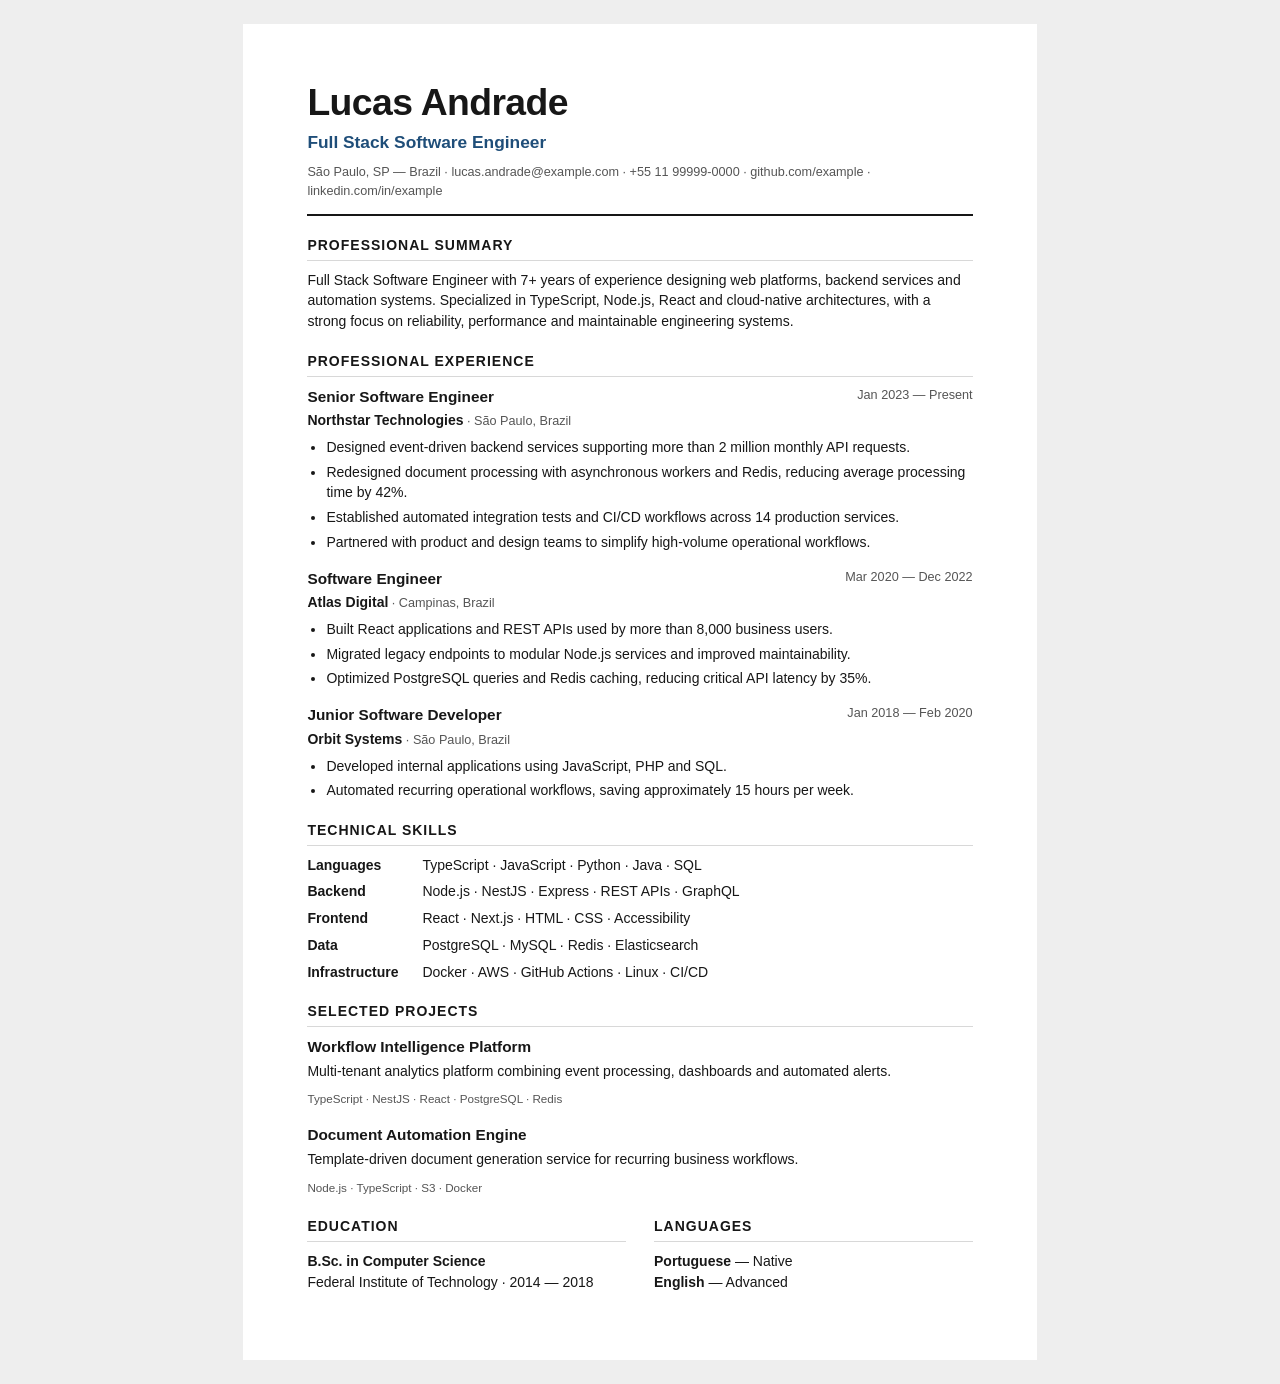
<file: openia/template-01-ats-corporate/index.html>
<!doctype html>
<html lang="en">
<head>
<meta charset="utf-8"><meta name="viewport" content="width=device-width,initial-scale=1">
<title>Lucas Andrade — ATS Corporate</title><link rel="stylesheet" href="styles.css">
</head>
<body><main class="resume">
<header><h1>Lucas Andrade</h1><p class="role">Full Stack Software Engineer</p>
<p class="contact">São Paulo, SP — Brazil · lucas.andrade@example.com · +55 11 99999-0000 · github.com/example · linkedin.com/in/example</p></header>
<section><h2>Professional Summary</h2><p>Full Stack Software Engineer with 7+ years of experience designing web platforms, backend services and automation systems. Specialized in TypeScript, Node.js, React and cloud-native architectures, with a strong focus on reliability, performance and maintainable engineering systems.</p></section>
<section><h2>Professional Experience</h2>
<article><div class="jobhead"><div><h3>Senior Software Engineer</h3><strong>Northstar Technologies</strong><span> · São Paulo, Brazil</span></div><time>Jan 2023 — Present</time></div><ul><li>Designed event-driven backend services supporting more than 2 million monthly API requests.</li><li>Redesigned document processing with asynchronous workers and Redis, reducing average processing time by 42%.</li><li>Established automated integration tests and CI/CD workflows across 14 production services.</li><li>Partnered with product and design teams to simplify high-volume operational workflows.</li></ul></article>
<article><div class="jobhead"><div><h3>Software Engineer</h3><strong>Atlas Digital</strong><span> · Campinas, Brazil</span></div><time>Mar 2020 — Dec 2022</time></div><ul><li>Built React applications and REST APIs used by more than 8,000 business users.</li><li>Migrated legacy endpoints to modular Node.js services and improved maintainability.</li><li>Optimized PostgreSQL queries and Redis caching, reducing critical API latency by 35%.</li></ul></article>
<article><div class="jobhead"><div><h3>Junior Software Developer</h3><strong>Orbit Systems</strong><span> · São Paulo, Brazil</span></div><time>Jan 2018 — Feb 2020</time></div><ul><li>Developed internal applications using JavaScript, PHP and SQL.</li><li>Automated recurring operational workflows, saving approximately 15 hours per week.</li></ul></article></section>
<section><h2>Technical Skills</h2><dl class="skills"><dt>Languages</dt><dd>TypeScript · JavaScript · Python · Java · SQL</dd><dt>Backend</dt><dd>Node.js · NestJS · Express · REST APIs · GraphQL</dd><dt>Frontend</dt><dd>React · Next.js · HTML · CSS · Accessibility</dd><dt>Data</dt><dd>PostgreSQL · MySQL · Redis · Elasticsearch</dd><dt>Infrastructure</dt><dd>Docker · AWS · GitHub Actions · Linux · CI/CD</dd></dl></section>
<section><h2>Selected Projects</h2><article class="project"><h3>Workflow Intelligence Platform</h3><p>Multi-tenant analytics platform combining event processing, dashboards and automated alerts.</p><small>TypeScript · NestJS · React · PostgreSQL · Redis</small></article><article class="project"><h3>Document Automation Engine</h3><p>Template-driven document generation service for recurring business workflows.</p><small>Node.js · TypeScript · S3 · Docker</small></article></section>
<section class="grid2"><div><h2>Education</h2><p><strong>B.Sc. in Computer Science</strong><br>Federal Institute of Technology · 2014 — 2018</p></div><div><h2>Languages</h2><p><strong>Portuguese</strong> — Native<br><strong>English</strong> — Advanced</p></div></section>
</main></body></html>
</file>
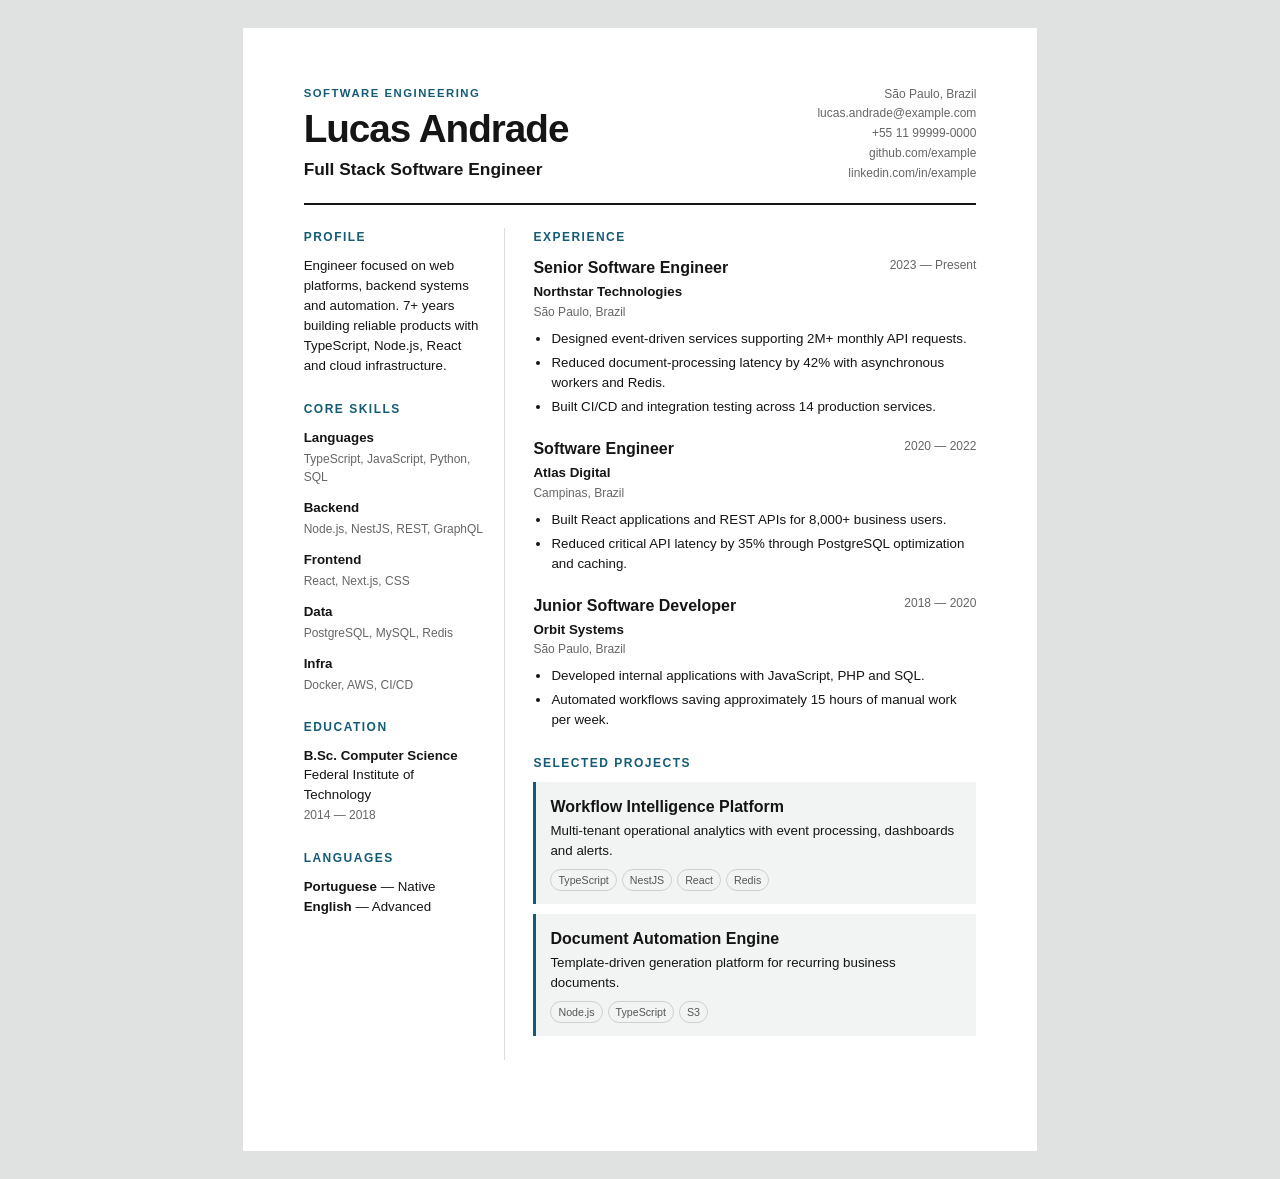
<file: openia/template-02-modern-editorial/index.html>
<!doctype html><html lang="en"><head><meta charset="utf-8"><meta name="viewport" content="width=device-width,initial-scale=1"><title>Lucas Andrade — Modern Editorial</title><link rel="stylesheet" href="styles.css"></head><body><main class="page">
<header><div><div class="eyebrow">SOFTWARE ENGINEERING</div><h1>Lucas Andrade</h1><p>Full Stack Software Engineer</p></div><address>São Paulo, Brazil<br><a href="mailto:lucas.andrade@example.com">lucas.andrade@example.com</a><br>+55 11 99999-0000<br><a href="https://github.com/example">github.com/example</a><br><a href="https://linkedin.com/in/example">linkedin.com/in/example</a></address></header>
<div class="layout"><aside><section><h2>Profile</h2><p>Engineer focused on web platforms, backend systems and automation. 7+ years building reliable products with TypeScript, Node.js, React and cloud infrastructure.</p></section><section><h2>Core Skills</h2><div class="skill"><b>Languages</b><span>TypeScript, JavaScript, Python, SQL</span></div><div class="skill"><b>Backend</b><span>Node.js, NestJS, REST, GraphQL</span></div><div class="skill"><b>Frontend</b><span>React, Next.js, CSS</span></div><div class="skill"><b>Data</b><span>PostgreSQL, MySQL, Redis</span></div><div class="skill"><b>Infra</b><span>Docker, AWS, CI/CD</span></div></section><section><h2>Education</h2><p><b>B.Sc. Computer Science</b><br>Federal Institute of Technology<br><span>2014 — 2018</span></p></section><section><h2>Languages</h2><p><b>Portuguese</b> — Native<br><b>English</b> — Advanced</p></section></aside>
<div class="main"><section><h2>Experience</h2><article><div class="top"><div><h3>Senior Software Engineer</h3><b>Northstar Technologies</b></div><time>2023 — Present</time></div><small>São Paulo, Brazil</small><ul><li>Designed event-driven services supporting 2M+ monthly API requests.</li><li>Reduced document-processing latency by 42% with asynchronous workers and Redis.</li><li>Built CI/CD and integration testing across 14 production services.</li></ul></article><article><div class="top"><div><h3>Software Engineer</h3><b>Atlas Digital</b></div><time>2020 — 2022</time></div><small>Campinas, Brazil</small><ul><li>Built React applications and REST APIs for 8,000+ business users.</li><li>Reduced critical API latency by 35% through PostgreSQL optimization and caching.</li></ul></article><article><div class="top"><div><h3>Junior Software Developer</h3><b>Orbit Systems</b></div><time>2018 — 2020</time></div><small>São Paulo, Brazil</small><ul><li>Developed internal applications with JavaScript, PHP and SQL.</li><li>Automated workflows saving approximately 15 hours of manual work per week.</li></ul></article></section>
<section><h2>Selected Projects</h2><div class="project"><h3>Workflow Intelligence Platform</h3><p>Multi-tenant operational analytics with event processing, dashboards and alerts.</p><div class="tags"><span>TypeScript</span><span>NestJS</span><span>React</span><span>Redis</span></div></div><div class="project"><h3>Document Automation Engine</h3><p>Template-driven generation platform for recurring business documents.</p><div class="tags"><span>Node.js</span><span>TypeScript</span><span>S3</span></div></div></section></div></div></main></body></html>
</file>
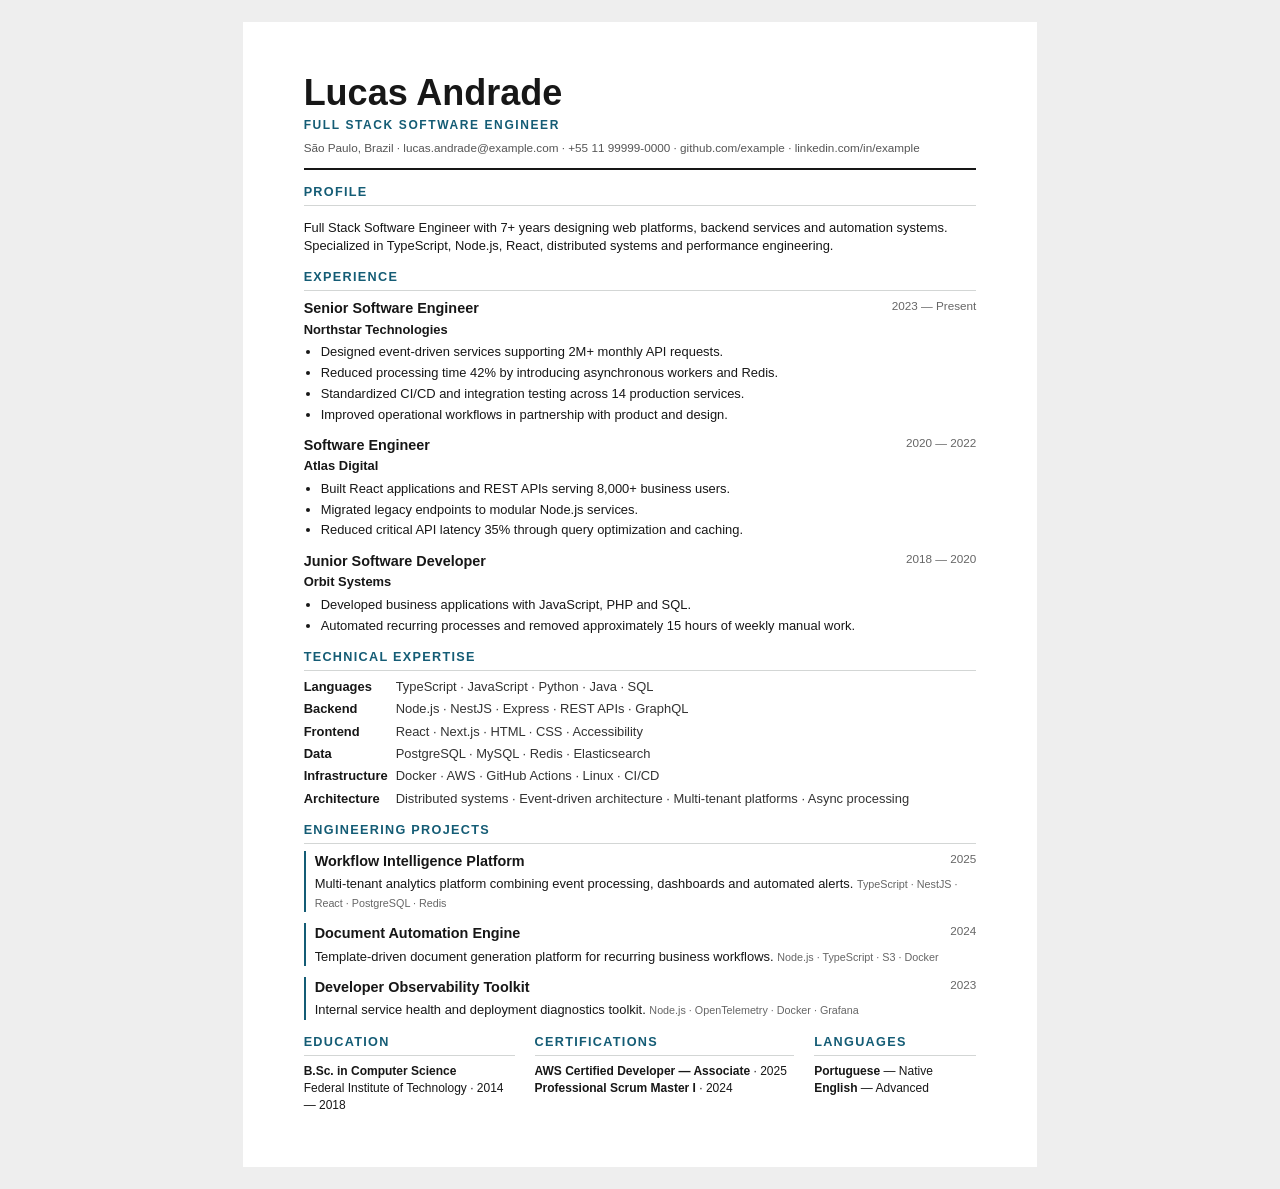
<file: openia/template-03-technical-dense/index.html>
<!doctype html><html lang="en"><head><meta charset="utf-8"><meta name="viewport" content="width=device-width,initial-scale=1"><title>Lucas Andrade — Technical Dense</title><link rel="stylesheet" href="styles.css"></head><body><main class="resume">
<header><h1>Lucas Andrade</h1><div class="role">FULL STACK SOFTWARE ENGINEER</div><p>São Paulo, Brazil · lucas.andrade@example.com · +55 11 99999-0000 · github.com/example · linkedin.com/in/example</p></header>
<section><h2>Profile</h2><p>Full Stack Software Engineer with 7+ years designing web platforms, backend services and automation systems. Specialized in TypeScript, Node.js, React, distributed systems and performance engineering.</p></section>
<section><h2>Experience</h2><article><div class="row"><div><h3>Senior Software Engineer</h3><b>Northstar Technologies</b></div><time>2023 — Present</time></div><ul><li>Designed event-driven services supporting 2M+ monthly API requests.</li><li>Reduced processing time 42% by introducing asynchronous workers and Redis.</li><li>Standardized CI/CD and integration testing across 14 production services.</li><li>Improved operational workflows in partnership with product and design.</li></ul></article><article><div class="row"><div><h3>Software Engineer</h3><b>Atlas Digital</b></div><time>2020 — 2022</time></div><ul><li>Built React applications and REST APIs serving 8,000+ business users.</li><li>Migrated legacy endpoints to modular Node.js services.</li><li>Reduced critical API latency 35% through query optimization and caching.</li></ul></article><article><div class="row"><div><h3>Junior Software Developer</h3><b>Orbit Systems</b></div><time>2018 — 2020</time></div><ul><li>Developed business applications with JavaScript, PHP and SQL.</li><li>Automated recurring processes and removed approximately 15 hours of weekly manual work.</li></ul></article></section>
<section><h2>Technical Expertise</h2><div class="expertise"><b>Languages</b><span>TypeScript · JavaScript · Python · Java · SQL</span><b>Backend</b><span>Node.js · NestJS · Express · REST APIs · GraphQL</span><b>Frontend</b><span>React · Next.js · HTML · CSS · Accessibility</span><b>Data</b><span>PostgreSQL · MySQL · Redis · Elasticsearch</span><b>Infrastructure</b><span>Docker · AWS · GitHub Actions · Linux · CI/CD</span><b>Architecture</b><span>Distributed systems · Event-driven architecture · Multi-tenant platforms · Async processing</span></div></section>
<section><h2>Engineering Projects</h2><article class="project"><div class="row"><h3>Workflow Intelligence Platform</h3><time>2025</time></div><p>Multi-tenant analytics platform combining event processing, dashboards and automated alerts. <small>TypeScript · NestJS · React · PostgreSQL · Redis</small></p></article><article class="project"><div class="row"><h3>Document Automation Engine</h3><time>2024</time></div><p>Template-driven document generation platform for recurring business workflows. <small>Node.js · TypeScript · S3 · Docker</small></p></article><article class="project"><div class="row"><h3>Developer Observability Toolkit</h3><time>2023</time></div><p>Internal service health and deployment diagnostics toolkit. <small>Node.js · OpenTelemetry · Docker · Grafana</small></p></article></section>
<section class="bottom"><div><h2>Education</h2><p><b>B.Sc. in Computer Science</b><br>Federal Institute of Technology · 2014 — 2018</p></div><div><h2>Certifications</h2><p><b>AWS Certified Developer — Associate</b> · 2025<br><b>Professional Scrum Master I</b> · 2024</p></div><div><h2>Languages</h2><p><b>Portuguese</b> — Native<br><b>English</b> — Advanced</p></div></section>
</main></body></html>
</file>
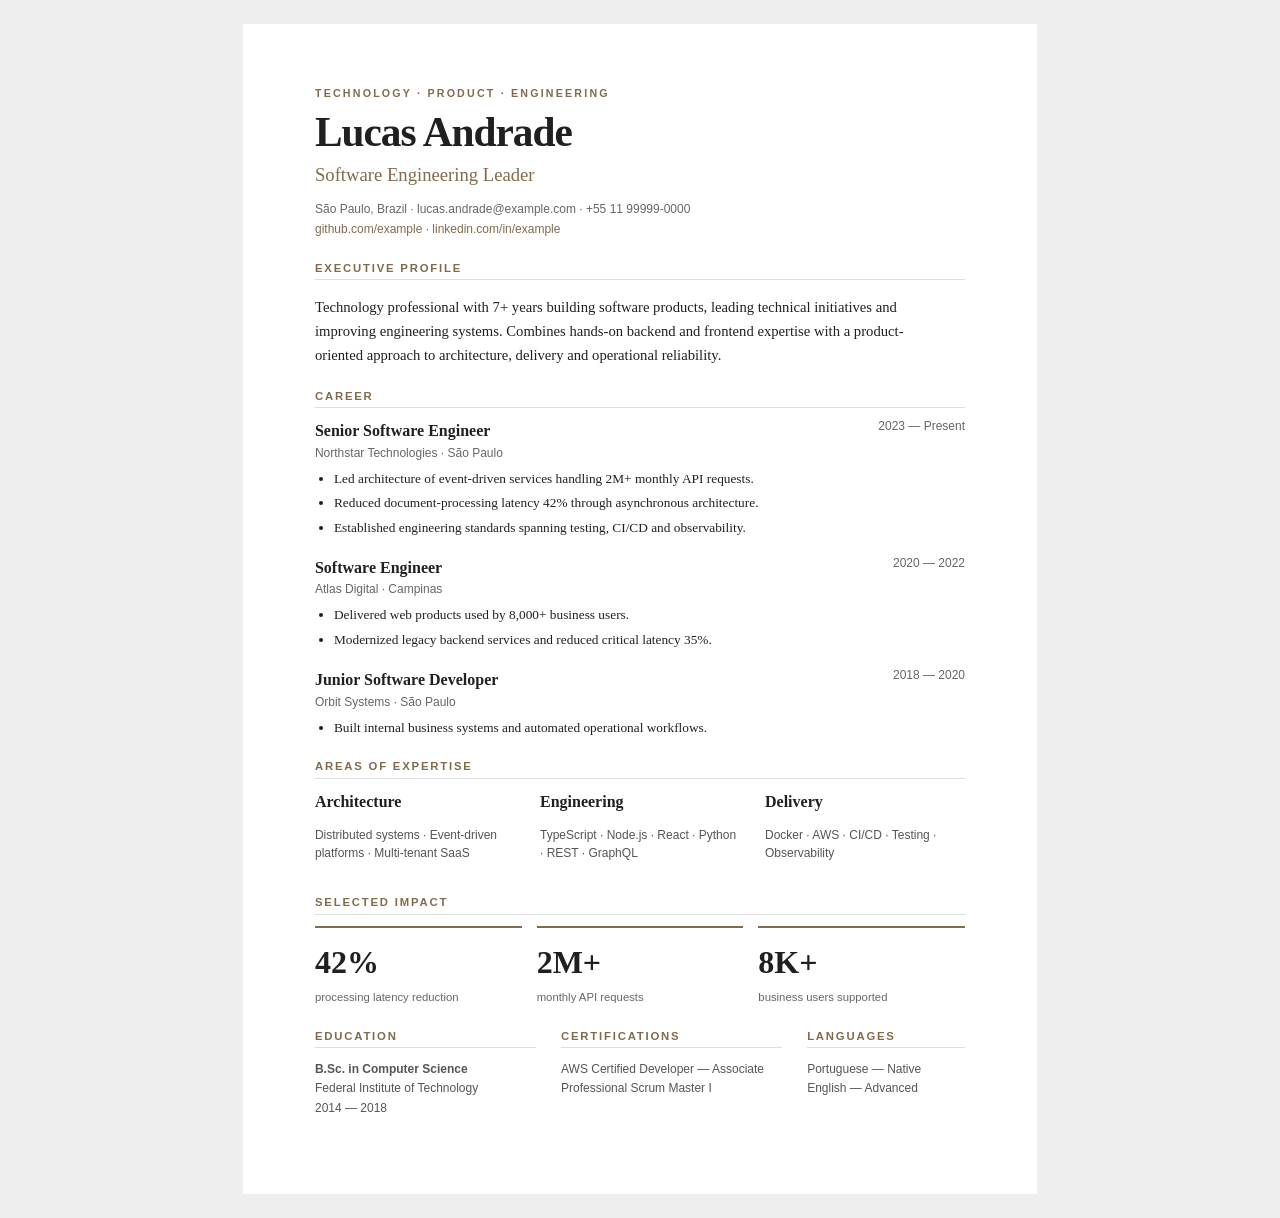
<file: openia/template-04-executive-premium/index.html>
<!doctype html><html lang="en"><head><meta charset="utf-8"><meta name="viewport" content="width=device-width,initial-scale=1"><title>Lucas Andrade — Executive Premium</title><link rel="stylesheet" href="styles.css"></head><body><main class="resume">
<header><div class="label">TECHNOLOGY · PRODUCT · ENGINEERING</div><h1>Lucas Andrade</h1><p class="role">Software Engineering Leader</p><p class="contact">São Paulo, Brazil · lucas.andrade@example.com · +55 11 99999-0000</p><p class="links">github.com/example · linkedin.com/in/example</p></header>
<section class="intro"><h2>Executive Profile</h2><p>Technology professional with 7+ years building software products, leading technical initiatives and improving engineering systems. Combines hands-on backend and frontend expertise with a product-oriented approach to architecture, delivery and operational reliability.</p></section>
<section><h2>Career</h2><article><div class="career-head"><div><h3>Senior Software Engineer</h3><p>Northstar Technologies · São Paulo</p></div><time>2023 — Present</time></div><ul><li>Led architecture of event-driven services handling 2M+ monthly API requests.</li><li>Reduced document-processing latency 42% through asynchronous architecture.</li><li>Established engineering standards spanning testing, CI/CD and observability.</li></ul></article><article><div class="career-head"><div><h3>Software Engineer</h3><p>Atlas Digital · Campinas</p></div><time>2020 — 2022</time></div><ul><li>Delivered web products used by 8,000+ business users.</li><li>Modernized legacy backend services and reduced critical latency 35%.</li></ul></article><article><div class="career-head"><div><h3>Junior Software Developer</h3><p>Orbit Systems · São Paulo</p></div><time>2018 — 2020</time></div><ul><li>Built internal business systems and automated operational workflows.</li></ul></article></section>
<section><h2>Areas of Expertise</h2><div class="expertise"><div><h3>Architecture</h3><p>Distributed systems · Event-driven platforms · Multi-tenant SaaS</p></div><div><h3>Engineering</h3><p>TypeScript · Node.js · React · Python · REST · GraphQL</p></div><div><h3>Delivery</h3><p>Docker · AWS · CI/CD · Testing · Observability</p></div></div></section>
<section><h2>Selected Impact</h2><div class="impact"><div><strong>42%</strong><span>processing latency reduction</span></div><div><strong>2M+</strong><span>monthly API requests</span></div><div><strong>8K+</strong><span>business users supported</span></div></div></section>
<section class="footer-grid"><div><h2>Education</h2><p><b>B.Sc. in Computer Science</b><br>Federal Institute of Technology<br>2014 — 2018</p></div><div><h2>Certifications</h2><p>AWS Certified Developer — Associate<br>Professional Scrum Master I</p></div><div><h2>Languages</h2><p>Portuguese — Native<br>English — Advanced</p></div></section>
</main></body></html>
</file>
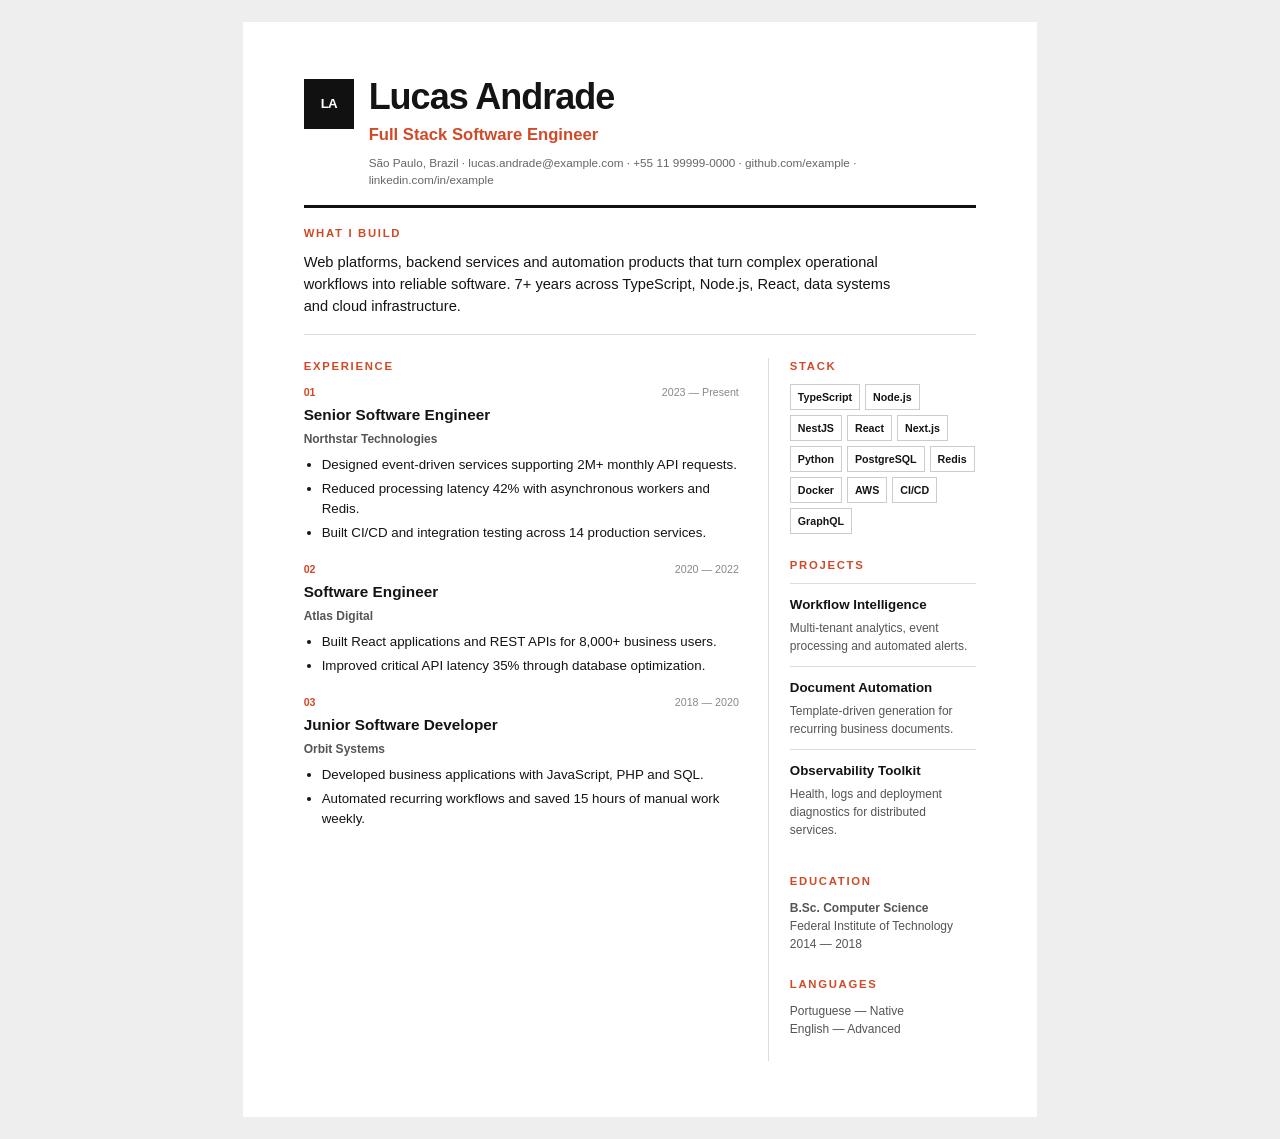
<file: openia/template-05-creative-tech/index.html>
<!doctype html><html lang="en"><head><meta charset="utf-8"><meta name="viewport" content="width=device-width,initial-scale=1"><title>Lucas Andrade — Creative Tech</title><link rel="stylesheet" href="styles.css"></head><body><main class="resume">
<header><div class="mark">LA</div><div><h1>Lucas Andrade</h1><p class="role">Full Stack Software Engineer</p><p class="contact">São Paulo, Brazil · lucas.andrade@example.com · +55 11 99999-0000 · github.com/example · linkedin.com/in/example</p></div></header>
<section class="summary"><h2>What I Build</h2><p>Web platforms, backend services and automation products that turn complex operational workflows into reliable software. 7+ years across TypeScript, Node.js, React, data systems and cloud infrastructure.</p></section>
<div class="content"><section><h2>Experience</h2><article><div class="meta"><span>01</span><time>2023 — Present</time></div><h3>Senior Software Engineer</h3><b>Northstar Technologies</b><ul><li>Designed event-driven services supporting 2M+ monthly API requests.</li><li>Reduced processing latency 42% with asynchronous workers and Redis.</li><li>Built CI/CD and integration testing across 14 production services.</li></ul></article><article><div class="meta"><span>02</span><time>2020 — 2022</time></div><h3>Software Engineer</h3><b>Atlas Digital</b><ul><li>Built React applications and REST APIs for 8,000+ business users.</li><li>Improved critical API latency 35% through database optimization.</li></ul></article><article><div class="meta"><span>03</span><time>2018 — 2020</time></div><h3>Junior Software Developer</h3><b>Orbit Systems</b><ul><li>Developed business applications with JavaScript, PHP and SQL.</li><li>Automated recurring workflows and saved 15 hours of manual work weekly.</li></ul></article></section>
<aside><section><h2>Stack</h2><div class="stack"><span>TypeScript</span><span>Node.js</span><span>NestJS</span><span>React</span><span>Next.js</span><span>Python</span><span>PostgreSQL</span><span>Redis</span><span>Docker</span><span>AWS</span><span>CI/CD</span><span>GraphQL</span></div></section><section><h2>Projects</h2><div class="card"><h3>Workflow Intelligence</h3><p>Multi-tenant analytics, event processing and automated alerts.</p></div><div class="card"><h3>Document Automation</h3><p>Template-driven generation for recurring business documents.</p></div><div class="card"><h3>Observability Toolkit</h3><p>Health, logs and deployment diagnostics for distributed services.</p></div></section><section><h2>Education</h2><p><b>B.Sc. Computer Science</b><br>Federal Institute of Technology<br>2014 — 2018</p></section><section><h2>Languages</h2><p>Portuguese — Native<br>English — Advanced</p></section></aside></div>
</main></body></html>
</file>
<file: deepseek/template-01-ats/styles.css>
/* ============================================================
       TEMPLATE A — ATS / CORPORATE
       Filosofia: máxima legibilidade, uma coluna, zero ruído.
       Prioridade: ATS → leitura humana → impressão.
       ============================================================ */

    /* ---------- Reset e configurações globais ---------- */
    *,
    *::before,
    *::after {
      box-sizing: border-box;
      margin: 0;
      padding: 0;
    }

    :root {
      /* Tipografia */
      --font-family: "Inter", "Source Sans 3", "Noto Sans", "Helvetica Neue", Arial, sans-serif;
      --font-size-base: 10.5pt;
      --font-size-name: 22pt;
      --font-size-role: 12pt;
      --font-size-section: 11pt;
      --font-size-company: 10.5pt;
      --font-size-body: 10pt;
      --font-size-small: 9pt;

      --line-height-tight: 1.15;
      --line-height-normal: 1.35;
      --line-height-relaxed: 1.5;

      /* Cores — funcionam em escala de cinza */
      --color-text: #1a1a1a;
      --color-text-secondary: #444444;
      --color-text-muted: #666666;
      --color-accent: #1a3a5c;
      --color-border: #cccccc;
      --color-border-light: #e0e0e0;

      /* Espaçamento */
      --space-xs: 2pt;
      --space-sm: 4pt;
      --space-md: 8pt;
      --space-lg: 14pt;
      --space-xl: 20pt;

      /* Página A4 */
      --page-width: 210mm;
      --page-height: 297mm;
      --page-margin-top: 18mm;
      --page-margin-bottom: 18mm;
      --page-margin-left: 20mm;
      --page-margin-right: 20mm;
    }

    html {
      font-size: var(--font-size-base);
      -webkit-font-smoothing: antialiased;
      -moz-osx-font-smoothing: grayscale;
    }

    body {
      font-family: var(--font-family);
      color: var(--color-text);
      background: #f5f5f5;
      line-height: var(--line-height-normal);
      display: flex;
      justify-content: center;
      padding: 20px 0;
    }

    /* ---------- Container principal (simula A4) ---------- */
    .resume {
      width: var(--page-width);
      min-height: var(--page-height);
      background: #ffffff;
      padding: var(--page-margin-top) var(--page-margin-right) var(--page-margin-bottom) var(--page-margin-left);
      box-shadow: 0 2px 12px rgba(0, 0, 0, 0.12);
      position: relative;
    }

    /* ---------- Cabeçalho ---------- */
    .header {
      margin-bottom: var(--space-lg);
      padding-bottom: var(--space-md);
      border-bottom: 1.5pt solid var(--color-accent);
    }

    .header__name {
      font-size: var(--font-size-name);
      font-weight: 700;
      line-height: var(--line-height-tight);
      letter-spacing: -0.02em;
      color: var(--color-text);
      margin-bottom: var(--space-xs);
    }

    .header__role {
      font-size: var(--font-size-role);
      font-weight: 500;
      color: var(--color-accent);
      line-height: var(--line-height-tight);
      margin-bottom: var(--space-sm);
    }

    .header__contact {
      font-size: var(--font-size-small);
      color: var(--color-text-secondary);
      line-height: var(--line-height-relaxed);
    }

    .header__contact-item {
      display: inline;
      white-space: nowrap;
    }

    .header__contact-sep {
      color: var(--color-border);
      margin: 0 var(--space-sm);
    }

    .header__contact a {
      color: var(--color-text-secondary);
      text-decoration: none;
      border-bottom: 0.5pt solid var(--color-border);
    }

    .header__contact a:hover {
      color: var(--color-accent);
      border-bottom-color: var(--color-accent);
    }

    /* ---------- Seções ---------- */
    .section {
      margin-bottom: var(--space-lg);
    }

    .section:last-of-type {
      margin-bottom: 0;
    }

    .section__title {
      font-size: var(--font-size-section);
      font-weight: 700;
      text-transform: uppercase;
      letter-spacing: 0.08em;
      color: var(--color-accent);
      border-bottom: 0.75pt solid var(--color-border);
      padding-bottom: var(--space-xs);
      margin-bottom: var(--space-md);
      line-height: var(--line-height-tight);
      page-break-after: avoid;
    }

    /* ---------- Resumo ---------- */
    .summary {
      font-size: var(--font-size-body);
      line-height: var(--line-height-relaxed);
      color: var(--color-text);
    }

    /* ---------- Experiência ---------- */
    .experience-item {
      margin-bottom: var(--space-md);
      page-break-inside: avoid;
    }

    .experience-item:last-child {
      margin-bottom: 0;
    }

    .experience-item__header {
      display: flex;
      justify-content: space-between;
      align-items: baseline;
      flex-wrap: wrap;
      gap: var(--space-sm);
      margin-bottom: var(--space-xs);
    }

    .experience-item__company {
      font-size: var(--font-size-company);
      font-weight: 700;
      color: var(--color-text);
      line-height: var(--line-height-tight);
    }

    .experience-item__period {
      font-size: var(--font-size-small);
      color: var(--color-text-muted);
      white-space: nowrap;
      font-weight: 500;
    }

    .experience-item__role {
      font-size: var(--font-size-body);
      font-weight: 500;
      color: var(--color-accent);
      line-height: var(--line-height-tight);
      margin-bottom: var(--space-xs);
    }

    .experience-item__location {
      font-size: var(--font-size-small);
      color: var(--color-text-muted);
      margin-bottom: var(--space-sm);
    }

    .experience-item__bullets {
      list-style: disc;
      padding-left: 16pt;
      font-size: var(--font-size-body);
      line-height: var(--line-height-relaxed);
      color: var(--color-text);
    }

    .experience-item__bullets li {
      margin-bottom: var(--space-xs);
      padding-left: 2pt;
    }

    .experience-item__bullets li::marker {
      color: var(--color-accent);
    }

    /* ---------- Habilidades ---------- */
    .skills-grid {
      display: grid;
      grid-template-columns: 1fr;
      gap: var(--space-sm);
    }

    .skills-category {
      display: flex;
      flex-wrap: wrap;
      align-items: baseline;
      gap: var(--space-sm);
      font-size: var(--font-size-body);
      line-height: var(--line-height-normal);
    }

    .skills-category__label {
      font-weight: 700;
      color: var(--color-text);
      min-width: 130pt;
      flex-shrink: 0;
    }

    .skills-category__items {
      color: var(--color-text-secondary);
    }

    /* ---------- Projetos ---------- */
    .project-item {
      margin-bottom: var(--space-md);
      page-break-inside: avoid;
    }

    .project-item:last-child {
      margin-bottom: 0;
    }

    .project-item__header {
      display: flex;
      justify-content: space-between;
      align-items: baseline;
      flex-wrap: wrap;
      gap: var(--space-sm);
      margin-bottom: var(--space-xs);
    }

    .project-item__name {
      font-size: var(--font-size-body);
      font-weight: 700;
      color: var(--color-text);
    }

    .project-item__link {
      font-size: var(--font-size-small);
      color: var(--color-text-muted);
    }

    .project-item__link a {
      color: var(--color-text-muted);
      text-decoration: none;
      border-bottom: 0.5pt solid var(--color-border-light);
    }

    .project-item__link a:hover {
      color: var(--color-accent);
    }

    .project-item__description {
      font-size: var(--font-size-body);
      line-height: var(--line-height-relaxed);
      color: var(--color-text);
      margin-bottom: var(--space-xs);
    }

    .project-item__tech {
      font-size: var(--font-size-small);
      color: var(--color-text-muted);
      font-style: italic;
    }

    /* ---------- Formação ---------- */
    .education-item {
      margin-bottom: var(--space-md);
      page-break-inside: avoid;
    }

    .education-item:last-child {
      margin-bottom: 0;
    }

    .education-item__header {
      display: flex;
      justify-content: space-between;
      align-items: baseline;
      flex-wrap: wrap;
      gap: var(--space-sm);
    }

    .education-item__course {
      font-size: var(--font-size-body);
      font-weight: 700;
      color: var(--color-text);
    }

    .education-item__period {
      font-size: var(--font-size-small);
      color: var(--color-text-muted);
      white-space: nowrap;
    }

    .education-item__institution {
      font-size: var(--font-size-body);
      color: var(--color-text-secondary);
    }

    /* ---------- Idiomas ---------- */
    .languages-list {
      display: flex;
      flex-wrap: wrap;
      gap: var(--space-md);
      font-size: var(--font-size-body);
    }

    .language-item {
      display: flex;
      align-items: baseline;
      gap: var(--space-sm);
    }

    .language-item__name {
      font-weight: 600;
      color: var(--color-text);
    }

    .language-item__level {
      color: var(--color-text-muted);
    }

    /* ---------- Certificações ---------- */
    .cert-list {
      list-style: none;
      padding: 0;
      font-size: var(--font-size-body);
      line-height: var(--line-height-relaxed);
    }

    .cert-list li {
      margin-bottom: var(--space-xs);
      padding-left: 12pt;
      position: relative;
    }

    .cert-list li::before {
      content: "•";
      position: absolute;
      left: 0;
      color: var(--color-accent);
      font-weight: 700;
    }

    /* ============================================================
       IMPRESSÃO — A4 / Letter
       ============================================================ */
    @page {
      size: A4;
      margin: 0;
    }

    @media print {
      body {
        background: none;
        padding: 0;
        display: block;
      }

      .resume {
        width: 100%;
        min-height: auto;
        box-shadow: none;
        padding: var(--page-margin-top) var(--page-margin-right) var(--page-margin-bottom) var(--page-margin-left);
      }

      .header__contact a {
        color: var(--color-text-secondary);
        border-bottom: none;
      }

      .project-item__link a {
        color: var(--color-text-muted);
        border-bottom: none;
      }

      a {
        text-decoration: none;
        color: inherit;
      }

      .section__title {
        page-break-after: avoid;
      }

      .experience-item,
      .project-item,
      .education-item {
        page-break-inside: avoid;
      }

      .experience-item__bullets li {
        page-break-inside: avoid;
      }
    }

    /* ============================================================
       RESPONSIVIDADE — Mobile (não sacrifica impressão)
       ============================================================ */
    @media screen and (max-width: 800px) {
      body {
        padding: 0;
      }

      .resume {
        width: 100%;
        min-height: auto;
        padding: 24px 20px;
        box-shadow: none;
      }

      .header__name {
        font-size: 20pt;
      }

      .header__contact-item {
        display: block;
        white-space: normal;
      }

      .header__contact-sep {
        display: none;
      }

      .header__contact-item + .header__contact-item {
        margin-top: 2px;
      }

      .experience-item__header {
        flex-direction: column;
        gap: 2px;
      }

      .experience-item__period {
        white-space: normal;
      }

      .skills-category {
        flex-direction: column;
        gap: 2px;
      }

      .skills-category__label {
        min-width: auto;
      }

      .project-item__header {
        flex-direction: column;
        gap: 2px;
      }

      .education-item__header {
        flex-direction: column;
        gap: 2px;
      }

      .education-item__period {
        white-space: normal;
      }

      .languages-list {
        flex-direction: column;
        gap: var(--space-sm);
      }
    }
</file>
<file: deepseek/template-02-modern/styles.css>
*,*::before,*::after{box-sizing:border-box;margin:0;padding:0}
:root{
  --font:"Inter","Source Sans 3","Noto Sans",Arial,sans-serif;
  --ink:#111827;--ink-2:#374151;--muted:#6b7280;
  --accent:#0f766e;--accent-soft:#ccfbf1;
  --line:#e5e7eb;--bg-side:#f8fafc;
  --fs:10.5pt;--lh:1.45;
}
html{font-size:var(--fs);-webkit-font-smoothing:antialiased}
body{font-family:var(--font);color:var(--ink);background:#eef1f5;line-height:var(--lh);display:flex;justify-content:center;padding:20px 0}

.resume{width:210mm;min-height:297mm;background:#fff;display:grid;grid-template-columns:68mm 1fr;box-shadow:0 2px 14px rgba(0,0,0,.12)}

/* SIDEBAR */
.side{background:var(--bg-side);padding:18mm 8mm 18mm 10mm;border-right:1px solid var(--line)}
.side__name{font-size:19pt;font-weight:800;letter-spacing:-.02em;line-height:1.05;color:var(--ink)}
.side__role{font-size:10.5pt;font-weight:600;color:var(--accent);margin-top:4pt;line-height:1.25}
.side__block{margin-top:14pt}
.side__title{font-size:8.5pt;font-weight:700;text-transform:uppercase;letter-spacing:.12em;color:var(--accent);margin-bottom:6pt}
.side__list{list-style:none}
.side__list li{font-size:9.5pt;color:var(--ink-2);margin-bottom:3pt;line-height:1.4;word-break:break-word}
.side__list a{color:var(--ink-2);text-decoration:none;border-bottom:.5pt solid var(--line)}
.side__list a:hover{color:var(--accent);border-bottom-color:var(--accent)}
.side__skill-label{font-weight:600;color:var(--ink);font-size:9.5pt;display:block;margin-top:6pt}
.side__skill-items{font-size:9.5pt;color:var(--muted);line-height:1.4}

/* MAIN */
.main{padding:18mm 14mm 18mm 12mm}
.main__section{margin-bottom:13pt}
.main__title{font-size:10.5pt;font-weight:700;text-transform:uppercase;letter-spacing:.1em;color:var(--accent);padding-bottom:4pt;border-bottom:2pt solid var(--accent-soft);margin-bottom:8pt}
.summary{font-size:10pt;line-height:1.55;color:var(--ink-2)}

.job{margin-bottom:11pt;page-break-inside:avoid}
.job__head{display:flex;justify-content:space-between;gap:6pt;align-items:baseline;flex-wrap:wrap}
.job__company{font-weight:700;font-size:10.5pt;color:var(--ink)}
.job__period{font-size:9pt;color:var(--muted);white-space:nowrap}
.job__role{font-size:10pt;font-weight:600;color:var(--accent);margin-top:1pt}
.job__loc{font-size:9pt;color:var(--muted);margin-top:1pt}
.job__bullets{list-style:none;margin-top:5pt;padding-left:12pt}
.job__bullets li{font-size:9.8pt;color:var(--ink-2);margin-bottom:3pt;position:relative;line-height:1.45}
.job__bullets li::before{content:"";position:absolute;left:-11pt;top:6pt;width:4pt;height:4pt;background:var(--accent);border-radius:50%}

.proj{margin-bottom:9pt;page-break-inside:avoid}
.proj__name{font-weight:700;font-size:10pt;color:var(--ink)}
.proj__link{font-size:9pt;color:var(--muted);margin-left:6pt}
.proj__link a{color:var(--muted);text-decoration:none;border-bottom:.5pt solid var(--line)}
.proj__desc{font-size:9.8pt;color:var(--ink-2);margin-top:2pt;line-height:1.45}
.proj__tech{font-size:8.8pt;color:var(--accent);font-weight:600;margin-top:2pt}

.edu{margin-bottom:8pt;page-break-inside:avoid}
.edu__course{font-weight:700;font-size:10pt;color:var(--ink)}
.edu__inst{font-size:9.8pt;color:var(--ink-2)}
.edu__period{font-size:9pt;color:var(--muted)}

@page{size:A4;margin:0}
@media print{
  body{background:none;padding:0;display:block}
  .resume{width:100%;min-height:auto;box-shadow:none}
  a{color:inherit;text-decoration:none;border:none!important}
  .main__section{page-break-inside:auto}
  .main__title{page-break-after:avoid}
  .job,.proj,.edu{page-break-inside:avoid}
}
@media screen and (max-width:820px){
  body{padding:0}
  .resume{width:100%;min-height:auto;grid-template-columns:1fr}
  .side{border-right:none;border-bottom:1px solid var(--line);padding:22px 20px}
  .main{padding:20px}
  .side__name{font-size:17pt}
}
</file>
<file: deepseek/template-03-technical/styles.css>
*,*::before,*::after{box-sizing:border-box;margin:0;padding:0}
:root{
  --sans:"IBM Plex Sans","Inter","Source Sans 3",Arial,sans-serif;
  --mono:"IBM Plex Mono","JetBrains Mono","SFMono-Regular",Consolas,monospace;
  --ink:#0b1220;--ink-2:#334155;--muted:#64748b;
  --accent:#2563eb;--line:#e2e8f0;--chip:#f1f5f9;
}
html{font-size:10pt;-webkit-font-smoothing:antialiased}
body{font-family:var(--sans);color:var(--ink);background:#e8ecf1;line-height:1.4;display:flex;justify-content:center;padding:20px 0}

.resume{width:210mm;min-height:297mm;background:#fff;padding:16mm 16mm 16mm 16mm;box-shadow:0 2px 14px rgba(0,0,0,.12)}

/* HEADER compacto estilo terminal */
.hd{border-bottom:2pt solid var(--ink);padding-bottom:8pt;margin-bottom:10pt}
.hd__top{display:flex;justify-content:space-between;align-items:baseline;flex-wrap:wrap;gap:8pt}
.hd__name{font-size:20pt;font-weight:700;letter-spacing:-.02em;line-height:1}
.hd__role{font-family:var(--mono);font-size:10pt;color:var(--accent);font-weight:600}
.hd__meta{font-family:var(--mono);font-size:8.8pt;color:var(--muted);margin-top:6pt;display:flex;flex-wrap:wrap;gap:6pt 14pt}
.hd__meta a{color:var(--muted);text-decoration:none;border-bottom:.5pt solid var(--line)}
.hd__meta a:hover{color:var(--accent);border-bottom-color:var(--accent)}

/* Seções */
.sec{margin-bottom:10pt}
.sec__title{font-family:var(--mono);font-size:9pt;font-weight:700;text-transform:uppercase;letter-spacing:.14em;color:var(--ink);margin-bottom:6pt;display:flex;align-items:center;gap:6pt}
.sec__title::before{content:"##";color:var(--accent);font-weight:700}
.sec__title::after{content:"";flex:1;height:1px;background:var(--line)}

.summary{font-size:9.8pt;line-height:1.55;color:var(--ink-2)}

/* Timeline de experiência */
.timeline{border-left:1.5pt solid var(--line);padding-left:12pt;margin-left:2pt}
.tl-item{position:relative;padding-bottom:10pt;page-break-inside:avoid}
.tl-item:last-child{padding-bottom:0}
.tl-item::before{content:"";position:absolute;left:-17pt;top:4pt;width:7pt;height:7pt;background:#fff;border:1.5pt solid var(--accent);border-radius:50%}
.tl-item__head{display:flex;justify-content:space-between;gap:8pt;align-items:baseline;flex-wrap:wrap}
.tl-item__role{font-weight:700;font-size:10.2pt;color:var(--ink)}
.tl-item__period{font-family:var(--mono);font-size:8.8pt;color:var(--muted);white-space:nowrap}
.tl-item__company{font-size:9.8pt;color:var(--accent);font-weight:600;margin-top:1pt}
.tl-item__loc{font-family:var(--mono);font-size:8.5pt;color:var(--muted);margin-top:1pt}
.tl-item__bullets{list-style:none;margin-top:4pt}
.tl-item__bullets li{font-size:9.6pt;color:var(--ink-2);margin-bottom:2.5pt;padding-left:11pt;position:relative;line-height:1.45}
.tl-item__bullets li::before{content:"▸";position:absolute;left:0;color:var(--accent);font-weight:700}

/* Skills em grid compacto */
.skills{display:grid;grid-template-columns:auto 1fr;gap:5pt 10pt;font-size:9.5pt;align-items:baseline}
.skills__label{font-family:var(--mono);font-weight:700;color:var(--ink);white-space:nowrap}
.skills__items{color:var(--ink-2);line-height:1.5}
.chip{display:inline-block;background:var(--chip);border:1px solid var(--line);padding:1pt 5pt;border-radius:3pt;font-family:var(--mono);font-size:8.5pt;color:var(--ink-2);margin:0 2pt 2pt 0}

/* Projetos */
.proj{margin-bottom:8pt;page-break-inside:avoid}
.proj__head{display:flex;justify-content:space-between;gap:8pt;flex-wrap:wrap;align-items:baseline}
.proj__name{font-weight:700;font-size:9.8pt}
.proj__link{font-family:var(--mono);font-size:8.5pt;color:var(--muted)}
.proj__link a{color:var(--muted);text-decoration:none;border-bottom:.5pt solid var(--line)}
.proj__desc{font-size:9.5pt;color:var(--ink-2);margin-top:2pt;line-height:1.45}
.proj__tech{font-family:var(--mono);font-size:8.5pt;color:var(--accent);margin-top:2pt}

/* Educação / Idiomas lado a lado */
.two-col{display:grid;grid-template-columns:1fr 1fr;gap:10pt}
.edu-item,.lang-item{margin-bottom:5pt}
.edu-item__course{font-weight:700;font-size:9.8pt}
.edu-item__inst{font-size:9.5pt;color:var(--ink-2)}
.edu-item__period{font-family:var(--mono);font-size:8.5pt;color:var(--muted)}
.lang-item{font-size:9.5pt;color:var(--ink-2)}
.lang-item strong{color:var(--ink)}

@page{size:A4;margin:0}
@media print{
  body{background:none;padding:0;display:block}
  .resume{width:100%;min-height:auto;box-shadow:none}
  a{color:inherit;text-decoration:none;border:none!important}
  .sec__title{page-break-after:avoid}
  .tl-item,.proj{page-break-inside:avoid}
}
@media screen and (max-width:820px){
  body{padding:0}
  .resume{width:100%;min-height:auto;padding:20px}
  .two-col{grid-template-columns:1fr}
  .skills{grid-template-columns:1fr;gap:2pt}
  .skills__label{margin-top:4pt}
}
</file>
<file: deepseek/template-04-executive/styles.css>
*,*::before,*::after{box-sizing:border-box;margin:0;padding:0}
:root{
  --serif:"Georgia","Iowan Old Style","Source Serif 4",Cambria,serif;
  --sans:"Inter","Helvetica Neue",Arial,sans-serif;
  --ink:#151719;--ink-2:#3a3f45;--muted:#7a8087;
  --accent:#8a6a2f;--line:#d9d4cc;--line-soft:#ece8e1;
}
html{font-size:10.5pt;-webkit-font-smoothing:antialiased}
body{font-family:var(--sans);color:var(--ink);background:#e9e6e0;line-height:1.5;display:flex;justify-content:center;padding:24px 0}

.resume{width:210mm;min-height:297mm;background:#fff;padding:26mm 24mm;box-shadow:0 2px 16px rgba(0,0,0,.1)}

/* Header centrado, muito respiro */
.hd{text-align:center;padding-bottom:14pt;margin-bottom:20pt;border-bottom:.5pt solid var(--line)}
.hd__name{font-family:var(--serif);font-size:26pt;font-weight:400;letter-spacing:.02em;line-height:1.1;color:var(--ink)}
.hd__role{font-family:var(--sans);font-size:10pt;font-weight:500;text-transform:uppercase;letter-spacing:.28em;color:var(--accent);margin-top:8pt}
.hd__meta{font-family:var(--sans);font-size:8.8pt;color:var(--muted);margin-top:12pt;letter-spacing:.02em}
.hd__meta span{white-space:nowrap}
.hd__meta .sep{color:var(--line);margin:0 8pt}
.hd__meta a{color:var(--muted);text-decoration:none;border-bottom:.5pt solid var(--line-soft)}
.hd__meta a:hover{color:var(--accent);border-bottom-color:var(--accent)}

/* Seções */
.sec{margin-bottom:20pt}
.sec__title{font-family:var(--serif);font-size:11.5pt;font-weight:400;font-style:italic;color:var(--ink);letter-spacing:.04em;margin-bottom:10pt;text-align:center}
.sec__title span{display:inline-block;padding:0 14pt;position:relative}
.sec__title span::before,.sec__title span::after{content:"";position:absolute;top:50%;width:36pt;height:.5pt;background:var(--line)}
.sec__title span::before{right:100%}
.sec__title span::after{left:100%}

.summary{font-family:var(--serif);font-size:11pt;line-height:1.65;color:var(--ink-2);text-align:justify;font-style:italic}

/* Experiência em blocos espaçados */
.job{margin-bottom:16pt;page-break-inside:avoid}
.job__head{display:flex;justify-content:space-between;align-items:baseline;gap:10pt;flex-wrap:wrap;margin-bottom:3pt}
.job__role{font-family:var(--serif);font-size:12pt;font-weight:400;color:var(--ink);letter-spacing:.01em}
.job__period{font-family:var(--sans);font-size:8.8pt;color:var(--muted);white-space:nowrap;letter-spacing:.06em;text-transform:uppercase}
.job__company{font-family:var(--sans);font-size:9.8pt;color:var(--accent);font-weight:500;letter-spacing:.02em;margin-bottom:1pt}
.job__loc{font-family:var(--sans);font-size:8.8pt;color:var(--muted);margin-bottom:6pt}
.job__bullets{list-style:none;padding-left:0}
.job__bullets li{font-family:var(--sans);font-size:9.8pt;color:var(--ink-2);margin-bottom:3.5pt;padding-left:14pt;position:relative;line-height:1.55}
.job__bullets li::before{content:"—";position:absolute;left:0;color:var(--accent);font-weight:400}

/* Skills em texto corrido elegante */
.skills{display:flex;flex-direction:column;gap:6pt}
.skills__row{font-size:9.8pt;line-height:1.5;display:grid;grid-template-columns:96pt 1fr;gap:10pt;align-items:baseline}
.skills__label{font-family:var(--serif);font-style:italic;color:var(--ink);font-size:10pt}
.skills__items{color:var(--ink-2);font-family:var(--sans)}

/* Projetos */
.proj{margin-bottom:12pt;page-break-inside:avoid}
.proj__head{display:flex;justify-content:space-between;gap:10pt;flex-wrap:wrap;align-items:baseline;margin-bottom:2pt}
.proj__name{font-family:var(--serif);font-size:11pt;font-style:italic}
.proj__link{font-family:var(--sans);font-size:8.5pt;color:var(--muted)}
.proj__link a{color:var(--muted);text-decoration:none;border-bottom:.5pt solid var(--line-soft)}
.proj__desc{font-family:var(--sans);font-size:9.6pt;color:var(--ink-2);line-height:1.55}
.proj__tech{font-family:var(--sans);font-size:8.5pt;color:var(--accent);letter-spacing:.04em;margin-top:3pt}

/* Formação / Idiomas */
.two-col{display:grid;grid-template-columns:1fr 1fr;gap:24pt}
.edu-item{margin-bottom:10pt}
.edu-item__course{font-family:var(--serif);font-size:10.8pt;font-style:italic}
.edu-item__inst{font-family:var(--sans);font-size:9.6pt;color:var(--ink-2)}
.edu-item__period{font-family:var(--sans);font-size:8.6pt;color:var(--muted);letter-spacing:.06em;text-transform:uppercase;margin-top:1pt}
.lang-item{font-family:var(--sans);font-size:9.6pt;color:var(--ink-2);margin-bottom:5pt}
.lang-item strong{font-family:var(--serif);font-style:italic;font-weight:400;color:var(--ink)}

@page{size:A4;margin:0}
@media print{
  body{background:none;padding:0;display:block}
  .resume{width:100%;min-height:auto;box-shadow:none}
  a{color:inherit;text-decoration:none;border:none!important}
  .sec__title{page-break-after:avoid}
  .job,.proj,.edu-item{page-break-inside:avoid}
}
@media screen and (max-width:820px){
  body{padding:0}
  .resume{width:100%;min-height:auto;padding:28px 22px}
  .hd__name{font-size:22pt}
  .hd__role{letter-spacing:.18em}
  .hd__meta span{white-space:normal;display:block;margin-bottom:2px}
  .hd__meta .sep{display:none}
  .two-col{grid-template-columns:1fr;gap:10pt}
  .skills__row{grid-template-columns:1fr;gap:2pt}
  .job__head{flex-direction:column;gap:2pt}
}
</file>
<file: deepseek/template-05-creative/styles.css>
*,*::before,*::after{box-sizing:border-box;margin:0;padding:0}
:root{
  --sans:"Inter","Source Sans 3","Helvetica Neue",Arial,sans-serif;
  --ink:#0f172a;--ink-2:#334155;--muted:#64748b;
  --brand:#4f46e5;--brand-2:#7c3aed;
  --brand-soft:#eef2ff;--line:#e2e8f0;
}
html{font-size:10pt;-webkit-font-smoothing:antialiased}
body{font-family:var(--sans);color:var(--ink);background:#dde3ec;line-height:1.45;display:flex;justify-content:center;padding:20px 0}

.resume{width:210mm;min-height:297mm;background:#fff;box-shadow:0 4px 18px rgba(0,0,0,.14);display:flex;flex-direction:column;overflow:hidden}

/* HEADER em bloco de cor */
.hd{background:linear-gradient(135deg,var(--brand) 0%,var(--brand-2) 100%);color:#fff;padding:14mm 16mm 12mm 16mm}
.hd__name{font-size:24pt;font-weight:800;letter-spacing:-.02em;line-height:1.05}
.hd__role{font-size:11pt;font-weight:500;color:#e0e7ff;margin-top:4pt;letter-spacing:.02em}
.hd__meta{display:flex;flex-wrap:wrap;gap:6pt 16pt;margin-top:12pt;font-size:9pt}
.hd__meta a{color:#e0e7ff;text-decoration:none;border-bottom:1px solid rgba(255,255,255,.35)}
.hd__meta a:hover{color:#fff;border-bottom-color:#fff}
.hd__meta span{display:inline-flex;align-items:center;gap:4pt}

/* Corpo */
.body{padding:14mm 16mm 16mm 16mm;display:flex;flex-direction:column;gap:12pt;flex:1}

/* Seções com barra lateral colorida */
.sec__title{font-size:10.5pt;font-weight:700;text-transform:uppercase;letter-spacing:.1em;color:var(--brand);margin-bottom:7pt;display:flex;align-items:center;gap:8pt}
.sec__title::after{content:"";flex:1;height:2pt;background:var(--brand-soft);border-radius:2pt}

.summary{font-size:10pt;line-height:1.55;color:var(--ink-2);background:var(--brand-soft);padding:10pt 12pt;border-radius:6pt;border-left:3pt solid var(--brand)}

/* Experiência em cartões discretos */
.job{padding:9pt 0;border-bottom:1px dashed var(--line);page-break-inside:avoid}
.job:last-child{border-bottom:none;padding-bottom:0}
.job__head{display:flex;justify-content:space-between;gap:8pt;flex-wrap:wrap;align-items:baseline}
.job__role{font-weight:700;font-size:10.5pt;color:var(--ink)}
.job__period{font-size:8.8pt;color:var(--brand);font-weight:600;background:var(--brand-soft);padding:1pt 6pt;border-radius:3pt;white-space:nowrap}
.job__company{font-size:9.8pt;color:var(--ink-2);font-weight:600;margin-top:1pt}
.job__loc{font-size:8.8pt;color:var(--muted);margin-bottom:5pt}
.job__bullets{list-style:none}
.job__bullets li{font-size:9.6pt;color:var(--ink-2);margin-bottom:3pt;padding-left:13pt;position:relative;line-height:1.5}
.job__bullets li::before{content:"";position:absolute;left:0;top:6pt;width:5pt;height:5pt;background:var(--brand);border-radius:2pt;transform:rotate(45deg)}

/* Skills em grid de chips */
.skills{display:grid;grid-template-columns:repeat(2,1fr);gap:8pt}
.skills__group{background:#f8fafc;border:1px solid var(--line);border-radius:6pt;padding:8pt 10pt}
.skills__label{font-size:8.5pt;font-weight:700;text-transform:uppercase;letter-spacing:.1em;color:var(--brand);margin-bottom:4pt;display:block}
.skills__items{font-size:9.4pt;color:var(--ink-2);line-height:1.5}

/* Projetos em grid 2 colunas */
.projects{display:grid;grid-template-columns:1fr 1fr;gap:8pt}
.proj{background:#f8fafc;border:1px solid var(--line);border-radius:6pt;padding:9pt 10pt;page-break-inside:avoid}
.proj__name{font-weight:700;font-size:10pt;color:var(--ink)}
.proj__link{font-size:8.4pt;color:var(--brand);display:block;margin-top:1pt;word-break:break-all}
.proj__link a{color:var(--brand);text-decoration:none}
.proj__link a:hover{text-decoration:underline}
.proj__desc{font-size:9.2pt;color:var(--ink-2);margin-top:4pt;line-height:1.45}
.proj__tech{font-size:8.4pt;color:var(--muted);margin-top:4pt;font-weight:600}

/* Formação / Idiomas em 2 colunas */
.two-col{display:grid;grid-template-columns:1.4fr 1fr;gap:16pt}
.edu-item{margin-bottom:6pt}
.edu-item__course{font-weight:700;font-size:9.8pt}
.edu-item__inst{font-size:9.5pt;color:var(--ink-2)}
.edu-item__period{font-size:8.5pt;color:var(--muted)}
.lang-item{font-size:9.5pt;color:var(--ink-2);margin-bottom:3pt}
.lang-item strong{color:var(--ink)}

@page{size:A4;margin:0}
@media print{
  body{background:none;padding:0;display:block}
  .resume{width:100%;min-height:auto;box-shadow:none}
  .hd{background:var(--brand)!important;-webkit-print-color-adjust:exact;print-color-adjust:exact}
  a{color:inherit;text-decoration:none;border:none!important}
  .sec__title{page-break-after:avoid}
  .job,.proj,.skills__group{page-break-inside:avoid}
}
@media screen and (max-width:820px){
  body{padding:0}
  .resume{width:100%;min-height:auto}
  .hd{padding:22px 20px}
  .hd__name{font-size:20pt}
  .body{padding:20px}
  .skills{grid-template-columns:1fr}
  .projects{grid-template-columns:1fr}
  .two-col{grid-template-columns:1fr;gap:10pt}
  .job__head{flex-direction:column;gap:3pt}
  .job__period{align-self:flex-start}
}
</file>
<file: openia/template-01-ats-corporate/styles.css>
@page{size:A4;margin:16mm 17mm}*{box-sizing:border-box}body{margin:0;color:#171717;background:#eee;font:10.5pt/1.48 Arial,Helvetica,sans-serif}.resume{width:210mm;max-width:100%;margin:24px auto;padding:16mm 17mm;background:#fff}header{border-bottom:2px solid #171717;padding-bottom:13px}h1{font-size:28pt;line-height:1;margin:0;letter-spacing:-.6px}.role{margin:8px 0;color:#1f4e79;font-weight:700;font-size:13pt}.contact{margin:0;color:#555;font-size:9.5pt}section{margin-top:19px}h2{font-size:10.5pt;text-transform:uppercase;letter-spacing:1px;border-bottom:1px solid #d8d8d8;padding-bottom:4px;margin:0 0 9px}h3{font-size:11.5pt;margin:0 0 2px}p{margin:0 0 7px}.jobhead{display:flex;justify-content:space-between;gap:20px}.jobhead span,time{color:#555;font-size:9.5pt}.jobhead time{white-space:nowrap}article{break-inside:avoid;margin-bottom:15px}ul{margin:6px 0 0;padding-left:19px}li{margin-bottom:4px}.skills{display:grid;grid-template-columns:100px 1fr;gap:6px 15px;margin:0}.skills dt{font-weight:700}.skills dd{margin:0}.project small{color:#555}.grid2{display:grid;grid-template-columns:1fr 1fr;gap:28px}@media(max-width:760px){.resume{width:100%;margin:0;padding:28px 22px}.jobhead{display:block}.jobhead time{display:block;margin-top:2px}.skills{grid-template-columns:1fr}.grid2{grid-template-columns:1fr}}@media print{body{background:#fff}.resume{width:auto;margin:0;padding:0}}
</file>
<file: openia/template-02-modern-editorial/styles.css>
@page{size:A4;margin:0}*{box-sizing:border-box}body{margin:0;background:#dfe2e1;color:#151515;font:10pt/1.5 Arial,Helvetica,sans-serif}.page{width:210mm;min-height:297mm;margin:28px auto;padding:15mm 16mm;background:#fff}header{display:flex;justify-content:space-between;gap:30px;padding-bottom:19px;border-bottom:2px solid #151515}h1{font-size:29pt;line-height:1;margin:0;letter-spacing:-1px}.eyebrow,h2{color:#145c75;font-weight:800;letter-spacing:1.5px}.eyebrow{font-size:8.5pt;margin-bottom:8px}header p{font-size:13pt;font-weight:600;margin:9px 0 0}address{text-align:right;font-style:normal;color:#666;font-size:9pt;line-height:1.65}a{color:inherit;text-decoration:none}.layout{display:grid;grid-template-columns:30% 1fr;gap:28px;margin-top:23px}aside{padding-right:21px;border-right:1px solid #ddd}section{margin-bottom:24px}h2{font-size:9pt;text-transform:uppercase;margin:0 0 10px}h3{font-size:12pt;margin:0 0 2px}p{margin:0}.skill{display:flex;flex-direction:column;gap:2px;margin-bottom:12px}.skill span,aside p span,small,time{color:#666;font-size:9pt}.top{display:flex;justify-content:space-between;gap:15px}.top time{white-space:nowrap}.main article{break-inside:avoid;margin-bottom:20px}.main ul{padding-left:18px;margin:7px 0}.main li{margin-bottom:4px}.project{padding:13px 14px;background:#f2f4f3;border-left:3px solid #145c75;margin-bottom:10px}.tags{display:flex;gap:5px;flex-wrap:wrap;margin-top:8px}.tags span{border:1px solid #ccd2d0;border-radius:999px;padding:2px 7px;font-size:8pt;color:#555}@media(max-width:800px){body{background:#fff}.page{width:100%;min-height:0;margin:0;padding:28px 22px}header{flex-direction:column}address{text-align:left}.layout{grid-template-columns:1fr}aside{border-right:0;border-bottom:1px solid #ddd;padding:0 0 20px}.top{display:block}.top time{display:block;margin-top:3px}}@media print{body{background:#fff}.page{margin:0;padding:15mm 16mm}}
</file>
<file: openia/template-03-technical-dense/styles.css>
@page{size:A4;margin:14mm 16mm}*{box-sizing:border-box}body{margin:0;background:#eee;color:#171717;font:9.7pt/1.42 Arial,Helvetica,sans-serif}.resume{width:210mm;max-width:100%;margin:22px auto;background:#fff;padding:14mm 16mm}header{padding-bottom:11px;border-bottom:2px solid #171717}h1{font-size:27pt;line-height:1;margin:0}.role{color:#145c75;font-size:9pt;font-weight:800;letter-spacing:1.6px;margin:6px 0}header p{margin:0;color:#555;font-size:8.8pt}section{margin-top:14px}h2{font-size:9.5pt;text-transform:uppercase;letter-spacing:1.3px;margin:0 0 7px;padding-bottom:3px;border-bottom:1px solid #d3d6d5;color:#145c75}h3{font-size:10.8pt;margin:0 0 2px}.row{display:flex;justify-content:space-between;gap:20px}.row time{white-space:nowrap;color:#666;font-size:8.8pt}article{break-inside:avoid;margin-bottom:11px}ul{margin:4px 0;padding-left:17px}li{margin-bottom:2.5px}.expertise{display:grid;grid-template-columns:80px 1fr;gap:4px 12px}.expertise span{color:#333}.project{border-left:2px solid #145c75;padding-left:9px}.project p{margin:2px 0}.project small{color:#666}.bottom{display:grid;grid-template-columns:1.3fr 1.6fr 1fr;gap:20px}.bottom p{margin:0;font-size:9pt}@media(max-width:760px){.resume{width:100%;margin:0;padding:25px 20px}.row{display:block}.row time{display:block;margin-top:2px}.expertise{grid-template-columns:1fr}.bottom{grid-template-columns:1fr}}@media print{body{background:#fff}.resume{width:auto;margin:0;padding:0}}
</file>
<file: openia/template-04-executive-premium/styles.css>
@page{size:A4;margin:17mm 19mm}*{box-sizing:border-box}body{margin:0;background:#eee;color:#202020;font:10pt/1.55 Georgia,"Times New Roman",serif}.resume{width:210mm;max-width:100%;margin:24px auto;background:#fff;padding:17mm 19mm}.label{font:700 8pt/1 Arial,Helvetica,sans-serif;letter-spacing:2.2px;color:#806b4b;margin-bottom:12px}h1{font:700 31pt/1.02 Georgia,serif;margin:0;letter-spacing:-1px}.role{font-size:14pt;color:#806b4b;margin:8px 0 10px}.contact,.links{font:9pt/1.5 Arial,Helvetica,sans-serif;color:#666;margin:2px 0}.links{color:#806b4b}.intro{margin-top:25px}.intro p{font-size:11pt;line-height:1.65;max-width:94%}section{margin-top:23px}h2{font:700 8.5pt/1 Arial,Helvetica,sans-serif;text-transform:uppercase;letter-spacing:1.8px;color:#806b4b;margin:0 0 11px;padding-bottom:5px;border-bottom:1px solid #ddd}h3{margin:0;font-size:12pt}.career-head{display:flex;justify-content:space-between;gap:25px}.career-head p{margin:2px 0;color:#666;font:9pt Arial,sans-serif}.career-head time{font:9pt Arial,sans-serif;color:#666;white-space:nowrap}.career-head+ul{margin-top:7px}ul{padding-left:19px;margin-bottom:17px}li{margin-bottom:4px}.expertise{display:grid;grid-template-columns:1fr 1fr 1fr;gap:25px}.expertise p{font:9pt/1.5 Arial,sans-serif;color:#555}.impact{display:grid;grid-template-columns:repeat(3,1fr);gap:15px}.impact div{border-top:2px solid #806b4b;padding-top:10px}.impact strong{display:block;font-size:24pt}.impact span{font:8.5pt Arial,sans-serif;color:#666}.footer-grid{display:grid;grid-template-columns:1.4fr 1.4fr 1fr;gap:25px}.footer-grid p{font:9pt/1.6 Arial,sans-serif;color:#555}@media(max-width:760px){.resume{width:100%;margin:0;padding:28px 22px}.career-head{display:block}.career-head time{display:block;margin-top:3px}.expertise,.impact,.footer-grid{grid-template-columns:1fr}}@media print{body{background:#fff}.resume{width:auto;margin:0;padding:0}}
</file>
<file: openia/template-05-creative-tech/styles.css>
@page{size:A4;margin:15mm 16mm}*{box-sizing:border-box}body{margin:0;background:#eee;color:#141414;font:10pt/1.5 Arial,Helvetica,sans-serif}.resume{width:210mm;max-width:100%;margin:22px auto;background:#fff;padding:15mm 16mm}header{display:grid;grid-template-columns:50px 1fr;gap:15px;align-items:start;padding-bottom:16px;border-bottom:3px solid #111}.mark{width:50px;height:50px;background:#111;color:#fff;display:grid;place-items:center;font-weight:800;letter-spacing:-1px}h1{font-size:27pt;line-height:1;margin:0;letter-spacing:-1px}.role{font-size:12.5pt;font-weight:700;margin:7px 0;color:#d04a28}.contact{margin:0;color:#666;font-size:8.8pt}.summary{padding:17px 0;border-bottom:1px solid #ddd}.summary h2,.content h2{font-size:8.5pt;text-transform:uppercase;letter-spacing:1.7px;margin:0 0 9px;color:#d04a28}.summary p{font-size:11pt;max-width:90%;margin:0}.content{display:grid;grid-template-columns:1fr 31%;gap:29px;margin-top:19px}aside{border-left:1px solid #ddd;padding-left:21px}section{margin-bottom:23px}article{break-inside:avoid;margin-bottom:18px}.meta{display:flex;justify-content:space-between;color:#888;font-size:8pt;margin-bottom:4px}.meta span{font-weight:800;color:#d04a28}h3{font-size:11.5pt;margin:0 0 2px}article>b{font-size:9pt;color:#555}ul{padding-left:18px;margin:6px 0}li{margin-bottom:4px}.stack{display:flex;flex-wrap:wrap;gap:5px}.stack span{padding:4px 7px;border:1px solid #ccc;font-size:8pt;font-weight:700}.card{padding:11px 0;border-top:1px solid #ddd}.card h3{font-size:10pt}.card p,aside p{font-size:9pt;color:#555;margin:4px 0 0}@media(max-width:800px){.resume{width:100%;margin:0;padding:27px 20px}.content{grid-template-columns:1fr}aside{border-left:0;border-top:1px solid #ddd;padding:20px 0 0}header{grid-template-columns:1fr}.mark{margin-bottom:3px}}@media print{body{background:#fff}.resume{width:auto;margin:0;padding:0}}
</file>
